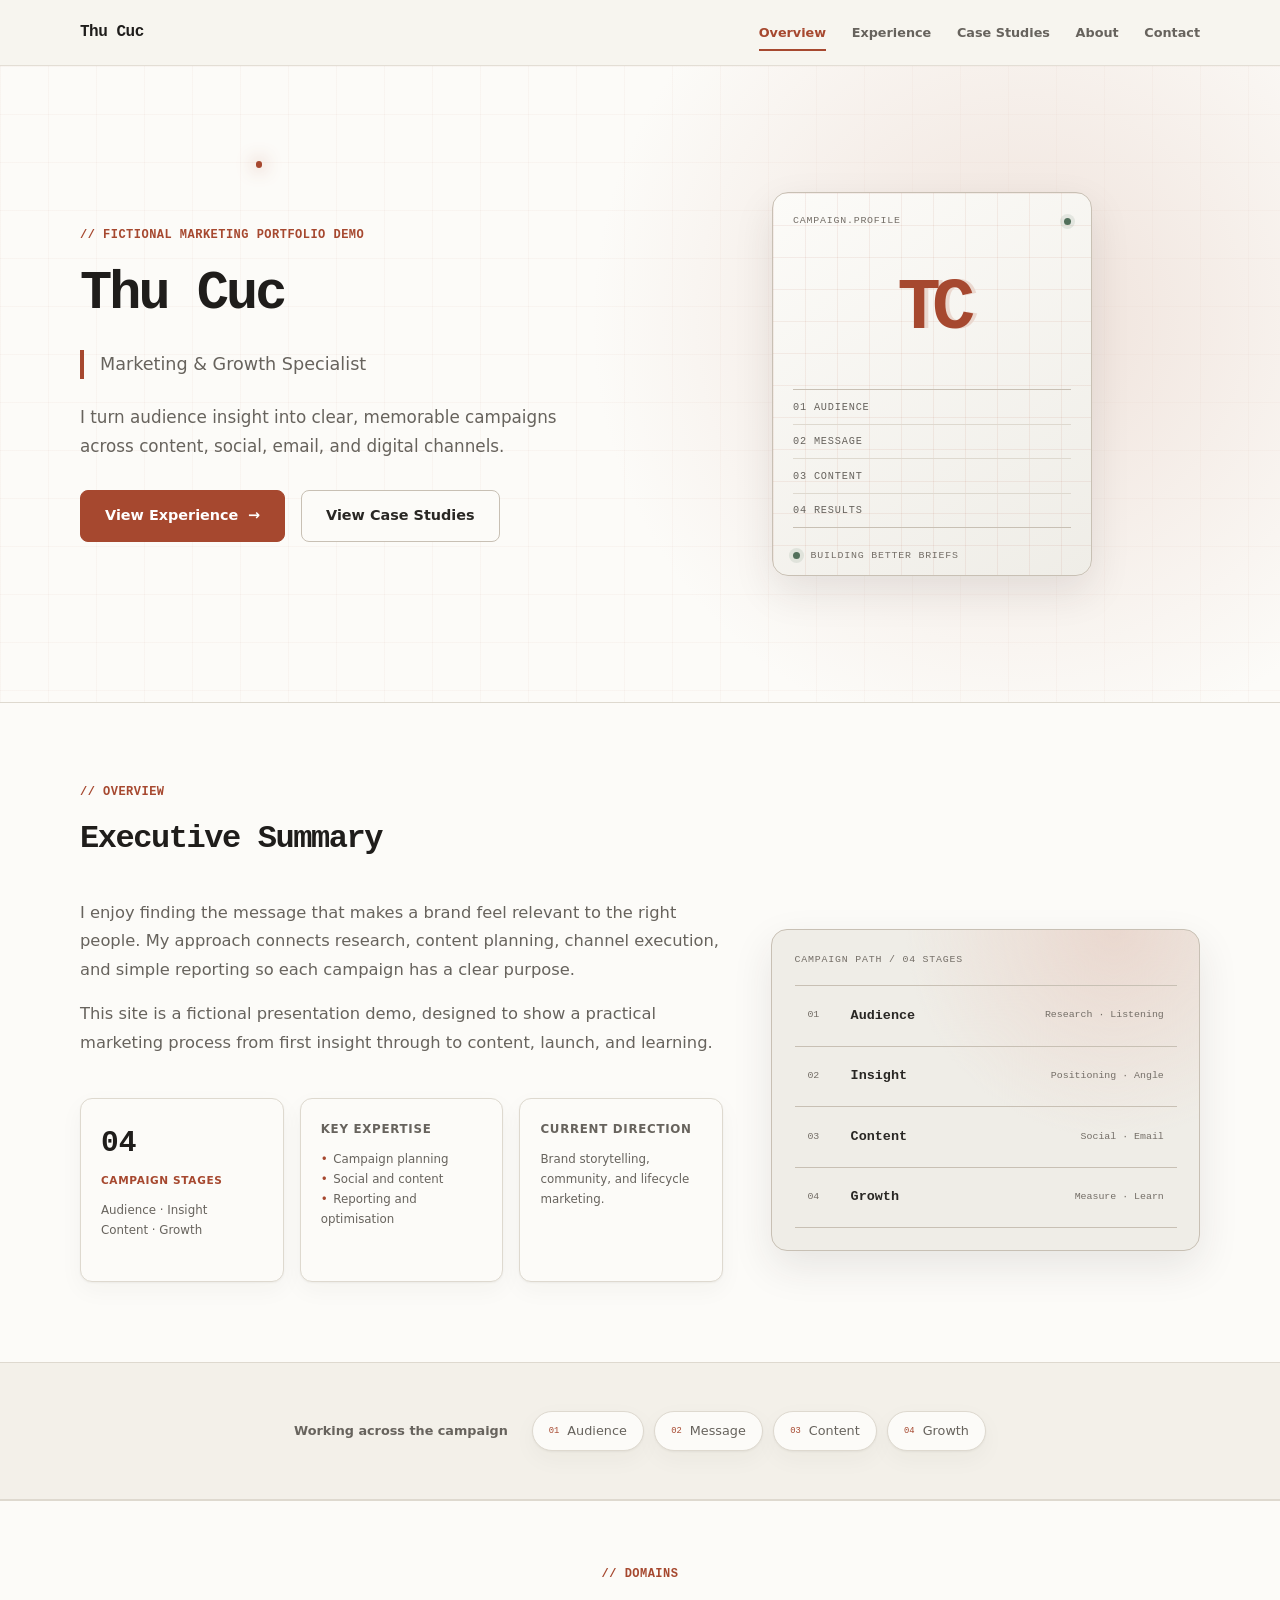
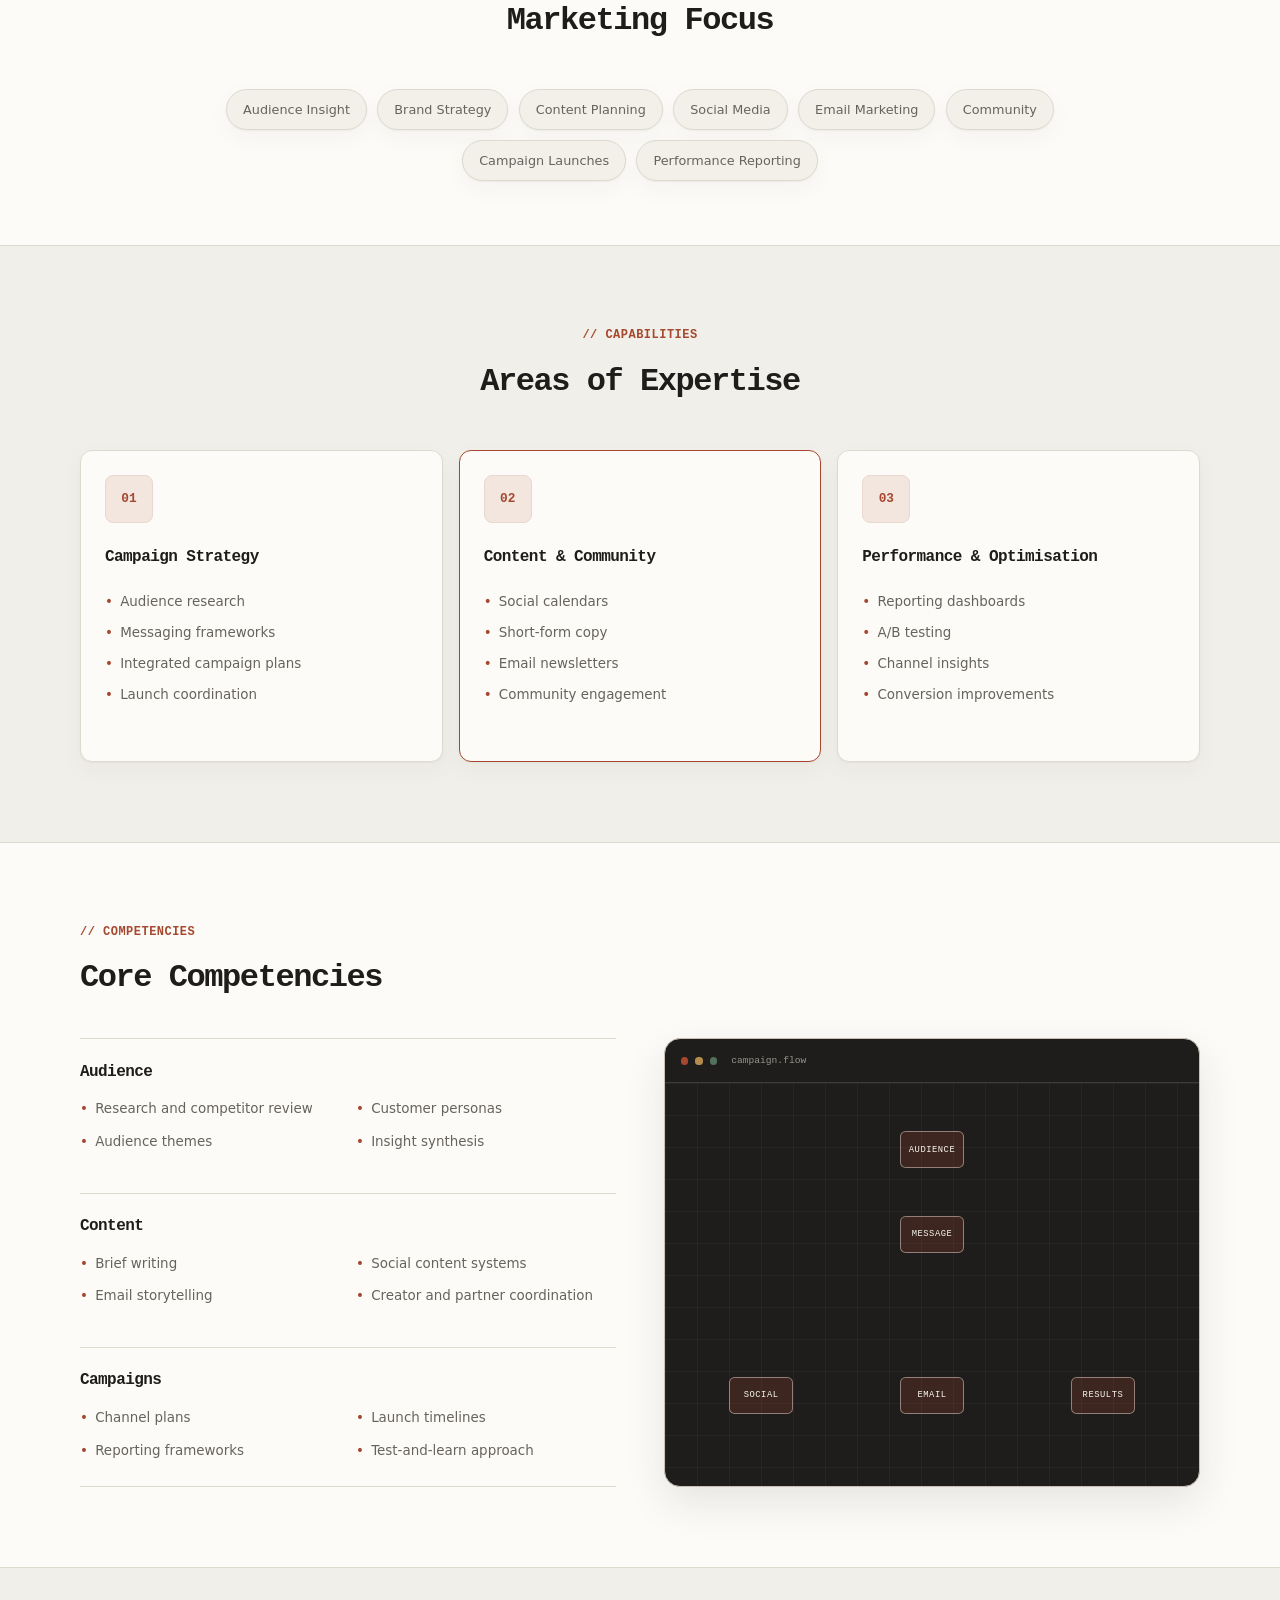
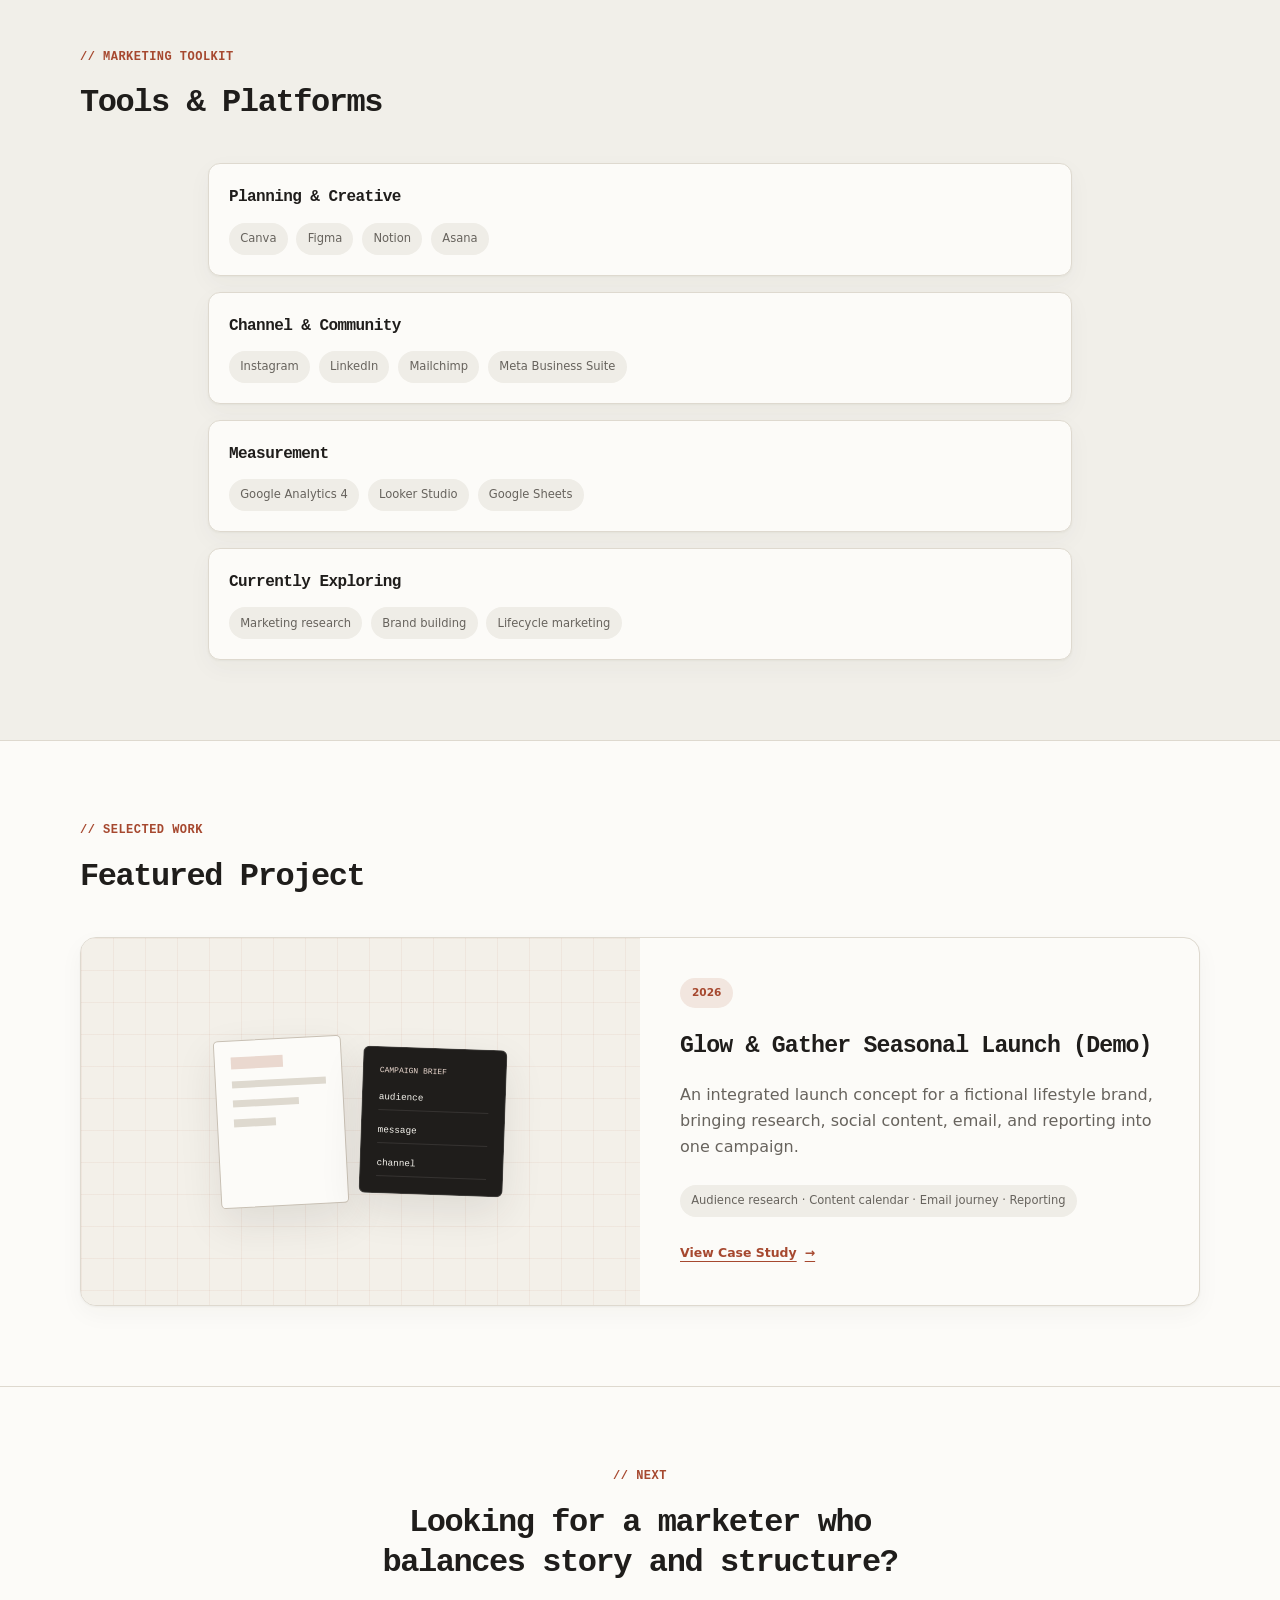
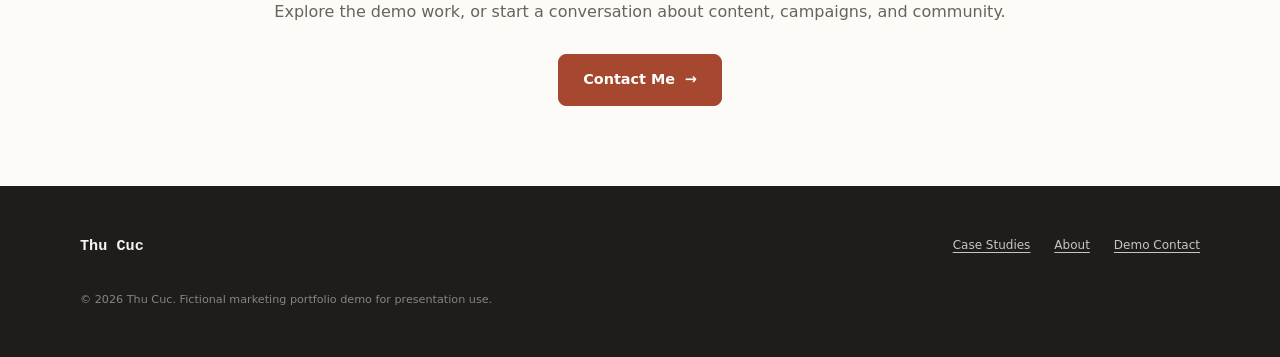
<file: index.html>
<!doctype html>
<html lang="en">
  <head>
    <meta charset="utf-8">
    <meta name="viewport" content="width=device-width, initial-scale=1">
    <meta name="theme-color" content="#f7f5ef">
    <meta name="color-scheme" content="light">
    <meta
      name="description"
      content="A fictional marketing portfolio demo for Thu Cuc, featuring campaign strategy, content, and audience-growth case studies."
    >
    <title>Thu Cuc — Marketing Portfolio</title>

    <link rel="stylesheet" href="css/variables.css">
    <link rel="stylesheet" href="css/base.css">
    <link rel="stylesheet" href="css/layout.css">
    <link rel="stylesheet" href="css/components.css">
    <script type="module" src="js/app.js"></script>
  </head>

  <body>
    <a class="skip-link" href="#main-content" data-skip-link>Skip to main content</a>

    <header class="site-header" data-site-header>
      <div class="nav-shell">
        <a class="brand" href="#/" data-route-link="/" aria-label="Thu Cuc, home">
          Thu Cuc
        </a>

        <nav class="site-nav" aria-label="Primary navigation">
          <button
            class="menu-toggle"
            type="button"
            aria-label="Toggle menu"
            aria-expanded="false"
            aria-controls="primary-navigation"
            data-menu-toggle
            hidden
          >
            <span></span><span></span><span></span>
          </button>

          <ul class="nav-links" id="primary-navigation" data-menu>
            <li><a href="#/" data-route-link="/" data-nav="/">Overview</a></li>
            <li><a href="#/experience" data-route-link="/experience" data-nav="/experience">Experience</a></li>
            <li><a href="#/projects" data-route-link="/projects" data-nav="/projects">Case Studies</a></li>
            <li><a href="#/about" data-route-link="/about" data-nav="/about">About</a></li>
            <li><a href="#/contact" data-route-link="/contact" data-nav="/contact">Contact</a></li>
          </ul>
        </nav>
      </div>
    </header>

    <main id="main-content">
      <section
        class="route route-home"
        id="/"
        data-route="/"
        data-title="Thu Cuc — Marketing Portfolio"
        aria-labelledby="home-title"
      >
        <section class="hero">
          <span class="ambient-dot ambient-dot--one" aria-hidden="true"></span>
          <span class="ambient-dot ambient-dot--two" aria-hidden="true"></span>

          <div class="content-shell hero-grid">
            <div class="hero-copy">
              <p class="code-label">// Fictional marketing portfolio demo</p>
              <h1 id="home-title" tabindex="-1">Thu Cuc</h1>
              <p class="role-line">Marketing &amp; Growth Specialist</p>
              <p class="hero-intro">
                I turn audience insight into clear, memorable campaigns across content,
                social, email, and digital channels.
              </p>
              <div class="button-row">
                <a class="button button--primary" href="#/experience" data-route-link="/experience">
                  View Experience <span aria-hidden="true">→</span>
                </a>
                <a class="button button--secondary" href="#/projects" data-route-link="/projects">
                  View Case Studies
                </a>
              </div>
            </div>

            <div class="hero-visual-wrap">
              <div
                class="profile-visual"
                role="img"
                aria-label="A warm campaign profile diagram representing audience, message, content, and results"
              >
                <div class="profile-visual__topline">
                  <span>campaign.profile</span>
                  <i aria-hidden="true"></i>
                </div>
                <div class="profile-visual__monogram" aria-hidden="true">TC</div>
                <div class="profile-visual__layers" aria-hidden="true">
                  <span>01 AUDIENCE</span>
                  <span>02 MESSAGE</span>
                  <span>03 CONTENT</span>
                  <span>04 RESULTS</span>
                </div>
                <div class="profile-visual__status">
                  <i aria-hidden="true"></i>
                  building better briefs
                </div>
              </div>
            </div>
          </div>
        </section>

        <section class="home-section home-section--plain">
          <div class="content-shell">
            <div class="section-heading section-heading--left">
              <p class="code-label">// Overview</p>
              <h2>Executive Summary</h2>
            </div>

            <div class="summary-grid">
              <div class="summary-copy">
                <p>
                  I enjoy finding the message that makes a brand feel relevant to the right
                  people. My approach connects research, content planning, channel execution,
                  and simple reporting so each campaign has a clear purpose.
                </p>
                <p>
                  This site is a fictional presentation demo, designed to show a practical
                  marketing process from first insight through to content, launch, and learning.
                </p>

                <div class="summary-cards">
                  <article class="mini-card">
                    <strong>04</strong>
                    <h3>Campaign stages</h3>
                    <p>Audience · Insight<br>Content · Growth</p>
                  </article>
                  <article class="mini-card">
                    <p class="mini-card__label">Key expertise</p>
                    <ul>
                      <li>Campaign planning</li>
                      <li>Social and content</li>
                      <li>Reporting and optimisation</li>
                    </ul>
                  </article>
                  <article class="mini-card">
                    <p class="mini-card__label">Current direction</p>
                    <p>Brand storytelling, community, and lifecycle marketing.</p>
                  </article>
                </div>
              </div>

              <div
                class="stack-portrait"
                role="img"
                aria-label="Four connected campaign stages: audience, insight, content, and growth"
              >
                <p class="stack-portrait__caption">CAMPAIGN PATH / 04 STAGES</p>
                <ol>
                  <li><span>01</span><strong>Audience</strong><i>Research · Listening</i></li>
                  <li><span>02</span><strong>Insight</strong><i>Positioning · Angle</i></li>
                  <li><span>03</span><strong>Content</strong><i>Social · Email</i></li>
                  <li><span>04</span><strong>Growth</strong><i>Measure · Learn</i></li>
                </ol>
              </div>
            </div>
          </div>
        </section>

        <section class="layer-strip" aria-labelledby="layer-strip-title">
          <div class="content-shell">
            <p id="layer-strip-title">Working across the campaign</p>
            <div class="layer-pills">
              <span><i aria-hidden="true">01</i> Audience</span>
              <span><i aria-hidden="true">02</i> Message</span>
              <span><i aria-hidden="true">03</i> Content</span>
              <span><i aria-hidden="true">04</i> Growth</span>
            </div>
          </div>
        </section>

        <section class="home-section home-section--plain home-section--compact">
          <div class="content-shell centered-section">
            <div class="section-heading section-heading--center">
              <p class="code-label">// Domains</p>
              <h2>Marketing Focus</h2>
            </div>
            <div class="domain-pills" aria-label="Marketing focus areas">
              <span>Audience Insight</span>
              <span>Brand Strategy</span>
              <span>Content Planning</span>
              <span>Social Media</span>
              <span>Email Marketing</span>
              <span>Community</span>
              <span>Campaign Launches</span>
              <span>Performance Reporting</span>
            </div>
          </div>
        </section>

        <section class="home-section home-section--tinted">
          <div class="content-shell">
            <div class="section-heading section-heading--center">
              <p class="code-label">// Capabilities</p>
              <h2>Areas of Expertise</h2>
            </div>

            <div class="expertise-grid">
              <article class="expertise-card">
                <div class="symbol-box" aria-hidden="true">01</div>
                <h3>Campaign Strategy</h3>
                <ul>
                  <li>Audience research</li>
                  <li>Messaging frameworks</li>
                  <li>Integrated campaign plans</li>
                  <li>Launch coordination</li>
                </ul>
              </article>

              <article class="expertise-card expertise-card--featured">
                <div class="symbol-box" aria-hidden="true">02</div>
                <h3>Content &amp; Community</h3>
                <ul>
                  <li>Social calendars</li>
                  <li>Short-form copy</li>
                  <li>Email newsletters</li>
                  <li>Community engagement</li>
                </ul>
              </article>

              <article class="expertise-card">
                <div class="symbol-box" aria-hidden="true">03</div>
                <h3>Performance &amp; Optimisation</h3>
                <ul>
                  <li>Reporting dashboards</li>
                  <li>A/B testing</li>
                  <li>Channel insights</li>
                  <li>Conversion improvements</li>
                </ul>
              </article>
            </div>
          </div>
        </section>

        <section class="home-section home-section--plain">
          <div class="content-shell">
            <div class="section-heading section-heading--left">
              <p class="code-label">// Competencies</p>
              <h2>Core Competencies</h2>
            </div>

            <div class="competency-layout">
              <div class="competency-groups">
                <article>
                  <h3>Audience</h3>
                  <ul>
                    <li>Research and competitor review</li>
                    <li>Customer personas</li>
                    <li>Audience themes</li>
                    <li>Insight synthesis</li>
                  </ul>
                </article>
                <article>
                  <h3>Content</h3>
                  <ul>
                    <li>Brief writing</li>
                    <li>Social content systems</li>
                    <li>Email storytelling</li>
                    <li>Creator and partner coordination</li>
                  </ul>
                </article>
                <article>
                  <h3>Campaigns</h3>
                  <ul>
                    <li>Channel plans</li>
                    <li>Launch timelines</li>
                    <li>Reporting frameworks</li>
                    <li>Test-and-learn approach</li>
                  </ul>
                </article>
              </div>

              <div class="system-board" role="img" aria-label="A simplified campaign flow map">
                <div class="system-board__header"><span></span><span></span><span></span> campaign.flow</div>
                <div class="system-board__canvas" aria-hidden="true">
                  <div class="system-node system-node--client">AUDIENCE</div>
                  <div class="system-line system-line--one"></div>
                  <div class="system-node system-node--api">MESSAGE</div>
                  <div class="system-line system-line--two"></div>
                  <div class="system-node system-node--cache">SOCIAL</div>
                  <div class="system-node system-node--queue">EMAIL</div>
                  <div class="system-node system-node--db">RESULTS</div>
                </div>
              </div>
            </div>
          </div>
        </section>

        <section class="home-section home-section--tinted">
          <div class="content-shell">
            <div class="section-heading section-heading--left">
              <p class="code-label">// Marketing toolkit</p>
              <h2>Tools &amp; Platforms</h2>
            </div>

            <div class="tool-groups">
              <article>
                <h3>Planning &amp; Creative</h3>
                <div><span>Canva</span><span>Figma</span><span>Notion</span><span>Asana</span></div>
              </article>
              <article>
                <h3>Channel &amp; Community</h3>
                <div><span>Instagram</span><span>LinkedIn</span><span>Mailchimp</span><span>Meta Business Suite</span></div>
              </article>
              <article>
                <h3>Measurement</h3>
                <div><span>Google Analytics 4</span><span>Looker Studio</span><span>Google Sheets</span></div>
              </article>
              <article>
                <h3>Currently Exploring</h3>
                <div><span>Marketing research</span><span>Brand building</span><span>Lifecycle marketing</span></div>
              </article>
            </div>
          </div>
        </section>

        <section class="home-section home-section--plain">
          <div class="content-shell">
            <div class="section-heading section-heading--left">
              <p class="code-label">// Selected Work</p>
              <h2>Featured Project</h2>
            </div>

            <a class="featured-project" href="#/projects/glow-gather-launch" data-route-link="/projects/glow-gather-launch">
              <div class="invoice-preview" aria-hidden="true">
                <div class="invoice-paper">
                  <span></span><span></span><span></span><span></span>
                </div>
                <div class="extract-panel">
                  <p>CAMPAIGN BRIEF</p>
                  <span>audience</span><span>message</span><span>channel</span>
                </div>
              </div>
              <div class="featured-project__content">
                <span class="date-pill">2026</span>
                <h3>Glow &amp; Gather Seasonal Launch <span aria-label="fictional demo">(Demo)</span></h3>
                <p>An integrated launch concept for a fictional lifestyle brand, bringing research, social content, email, and reporting into one campaign.</p>
                <div class="inline-stack">Audience research · Content calendar · Email journey · Reporting</div>
                <span class="card-link">View Case Study <i aria-hidden="true">→</i></span>
              </div>
            </a>
          </div>
        </section>

        <section class="cta-section">
          <div class="content-shell">
            <p class="code-label">// Next</p>
            <h2>Looking for a marketer who balances story and structure?</h2>
            <p>Explore the demo work, or start a conversation about content, campaigns, and community.</p>
            <a class="button button--primary" href="#/contact" data-route-link="/contact">
              Contact Me <span aria-hidden="true">→</span>
            </a>
          </div>
        </section>
      </section>

      <section
        class="route inner-route"
        id="/experience"
        data-route="/experience"
        data-title="Marketing Experience — Thu Cuc"
        aria-labelledby="experience-title"
      >
        <div class="content-shell route-content">
          <header class="route-intro">
            <p class="code-label">// Fictional demo experience</p>
            <h1 id="experience-title" tabindex="-1">Marketing Experience</h1>
            <p>
              This fictional demo experience shows how I would support an integrated marketing
              team—from campaign planning through content coordination and reporting.
            </p>
          </header>

          <div class="experience-list">
            <a class="experience-card" href="#/experience/mosaic-market" data-route-link="/experience/mosaic-market">
              <div class="experience-cover system-cover" aria-hidden="true">
                <div class="system-cover__label">MOSAIC MARKET CO. / DEMO CAMPAIGN</div>
                <div class="system-cover__flow">
                  <span>AUDIENCE</span><i>→</i><span>MESSAGE</span><i>→</i><span>CONTENT</span><i>→</i><span>RESULTS</span>
                </div>
                <div class="system-cover__code">SOCIAL · EMAIL · CONTENT · REPORTING</div>
              </div>
              <div class="experience-card__body">
                <div>
                  <h2>Mosaic Market Co. <span aria-label="fictional demo">(Demo)</span></h2>
                  <p>Marketing Coordinator · Demo Case Study</p>
                  <span class="card-link">View Case Study <i aria-hidden="true">→</i></span>
                </div>
                <span class="date-pill">2025 — 2026</span>
              </div>
            </a>
          </div>
        </div>
      </section>

      <section
        class="route detail-route"
        id="/experience/mosaic-market"
        data-route="/experience/mosaic-market"
        data-title="Mosaic Market Co. (Demo) — Thu Cuc"
        aria-labelledby="mosaic-title"
      >
        <header class="detail-cover detail-cover--mosaic">
          <a class="back-button" href="#/experience" data-route-link="/experience"><span aria-hidden="true">←</span> Back</a>
          <div class="detail-cover__visual" aria-hidden="true">
            <span class="detail-node detail-node--a">AUDIENCE</span>
            <span class="detail-node detail-node--b">INSIGHT</span>
            <span class="detail-node detail-node--c">CONTENT</span>
            <span class="detail-node detail-node--d">RESULTS</span>
          </div>
          <div class="content-shell detail-cover__copy">
            <h1 id="mosaic-title" tabindex="-1">Mosaic Market Co. (Demo)</h1>
            <p>Marketing Coordinator · Demo Case Study</p>
            <span>2025 — 2026</span>
          </div>
        </header>

        <div class="content-shell detail-content">
          <section class="detail-section detail-section--split">
            <div>
              <p class="code-label">// Context</p>
              <h2>Integrated Campaign Support</h2>
              <p>
                This fictional demonstration models a marketing coordinator role supporting a
                seasonal campaign across social, email, and community touchpoints. It shows a
                practical way to move from audience notes to a usable content plan and review.
              </p>
            </div>
            <div class="context-panel" aria-label="Demo scope">
              <p>DEMO SCOPE</p>
              <strong>Audience</strong><span>Young professionals</span>
              <strong>Channels</strong><span>Social + email</span>
              <strong>Deliverables</strong><span>Calendar, copy, reporting</span>
            </div>
          </section>

          <section class="detail-section">
            <div class="section-heading section-heading--left">
              <p class="code-label">// Contribution</p>
              <h2>Campaign Contribution</h2>
            </div>
            <div class="responsibility-grid">
              <article><span>01</span><h3>Planning &amp; Insight</h3><p>Turn audience themes and competitor notes into a focused campaign brief.</p></article>
              <article><span>02</span><h3>Content Coordination</h3><p>Shape a weekly calendar, refine channel copy, and keep social and email work aligned.</p></article>
              <article><span>03</span><h3>Reporting &amp; Learning</h3><p>Build a simple dashboard, review early signals, and turn findings into next-step recommendations.</p></article>
            </div>
          </section>

          <section class="detail-section detail-section--skills">
            <div class="section-heading section-heading--left">
              <p class="code-label">// Capabilities</p>
              <h2>Capabilities Practiced</h2>
            </div>
            <div class="skill-pills"><span>Content planning</span><span>Audience research</span><span>Social media</span><span>Email marketing</span><span>Campaign reporting</span><span>Canva</span></div>
          </section>

          <a class="back-to-index" href="#/experience" data-route-link="/experience"><span aria-hidden="true">←</span> Back to Marketing Experience</a>
        </div>
      </section>

      <section
        class="route inner-route"
        id="/projects"
        data-route="/projects"
        data-title="Marketing Case Studies — Thu Cuc"
        aria-labelledby="projects-title"
      >
        <div class="content-shell route-content">
          <header class="route-intro">
            <p class="code-label">// Fictional demo work</p>
            <h1 id="projects-title" tabindex="-1">Selected Marketing Case Studies</h1>
            <p>
              Demo work showing my approach to audience insight, campaign concepts, content
              systems, and practical measurement.
            </p>
          </header>

          <div class="project-list">
            <a class="project-card project-card--featured" href="#/projects/glow-gather-launch" data-route-link="/projects/glow-gather-launch">
              <span class="date-pill">2026</span>
              <h2>Glow &amp; Gather Seasonal Launch (Demo)</h2>
              <p class="project-card__role">Integrated marketing campaign concept</p>
              <p>
                A launch concept designed to build awareness and consideration through
                coordinated social content, email, and creator-ready assets.
              </p>
              <div class="inline-stack">Audience research · Content calendar · Email journey · Reporting framework</div>
              <span class="card-link">View Case Study <i aria-hidden="true">→</i></span>
            </a>
          </div>
        </div>
      </section>

      <section
        class="route detail-route"
        id="/projects/glow-gather-launch"
        data-route="/projects/glow-gather-launch"
        data-title="Glow & Gather Seasonal Launch (Demo) — Thu Cuc"
        aria-labelledby="glow-title"
      >
        <header class="detail-cover detail-cover--glow">
          <a class="back-button" href="#/projects" data-route-link="/projects"><span aria-hidden="true">←</span> Back</a>
          <div class="invoice-hero-art" aria-hidden="true">
            <div class="invoice-hero-paper"><span></span><span></span><span></span><span></span></div>
            <div class="invoice-hero-arrow">→</div>
            <div class="invoice-hero-data"><b>GO</b><span>seasonal<br>launch plan</span></div>
          </div>
          <div class="content-shell detail-cover__copy">
            <h1 id="glow-title" tabindex="-1">Glow &amp; Gather Seasonal Launch (Demo)</h1>
            <p>Integrated marketing campaign concept · Fictional demo</p>
            <span>2026</span>
          </div>
        </header>

        <div class="content-shell detail-content">
          <section class="detail-section detail-section--split">
            <div>
              <p class="code-label">// Overview</p>
              <h2>Making a Small Launch Feel Cohesive</h2>
              <p>
                This fictional campaign turns a single launch message into a coordinated set
                of social, email, and community touchpoints. The work focuses on a clear
                audience, consistent creative direction, and a lightweight way to learn what
                resonates.
              </p>
            </div>
            <div class="context-panel">
              <p>PROJECT PROFILE</p>
              <strong>Objective</strong><span>Build awareness</span>
              <strong>Audience</strong><span>Early-career professionals</span>
              <strong>Deliverables</strong><span>Content, email, reporting</span>
            </div>
          </section>

          <section class="detail-section">
            <div class="section-heading section-heading--left">
              <p class="code-label">// Workflow</p>
              <h2>Campaign at a Glance</h2>
            </div>
            <ol class="workflow-grid">
              <li><span>01</span><h3>Discover</h3><p>Gather audience signals, competitor notes, and useful launch context.</p></li>
              <li><span>02</span><h3>Shape</h3><p>Define the positioning, key message, and a clear hierarchy for creative.</p></li>
              <li><span>03</span><h3>Activate</h3><p>Build a social calendar, email journey, and creator-ready content prompts.</p></li>
              <li><span>04</span><h3>Measure</h3><p>Review reach, engagement, clicks, and the learnings to take forward.</p></li>
            </ol>
          </section>

          <section class="detail-section">
            <div class="section-heading section-heading--left">
              <p class="code-label">// Campaign Questions</p>
              <h2>Questions Behind the Work</h2>
            </div>
            <div class="question-grid">
              <article><span>01</span><h3>Audience Fit</h3><p>What matters to this audience right now, and where will they be most receptive?</p></article>
              <article><span>02</span><h3>Message Consistency</h3><p>How can the central idea stay recognisable across short, channel-specific content?</p></article>
              <article><span>03</span><h3>Learning Loop</h3><p>Which early signals will help the next wave of content become more useful?</p></article>
            </div>
          </section>

          <section class="detail-section detail-section--skills">
            <div class="section-heading section-heading--left">
              <p class="code-label">// Toolkit</p>
              <h2>Marketing Tools &amp; Skills</h2>
            </div>
            <div class="skill-pills"><span>Audience research</span><span>Copywriting</span><span>Social media</span><span>Email marketing</span><span>Canva</span><span>Google Analytics 4</span></div>
          </section>

          <a class="back-to-index" href="#/projects" data-route-link="/projects"><span aria-hidden="true">←</span> Back to Selected Case Studies</a>
        </div>
      </section>

      <section
        class="route inner-route"
        id="/about"
        data-route="/about"
        data-title="About This Demo — Thu Cuc"
        aria-labelledby="about-title"
      >
        <div class="content-shell route-content route-content--wide">
          <header class="centered-intro">
            <p class="code-label">// About this demo</p>
            <h1 id="about-title" tabindex="-1">Marketing with Clarity and Curiosity</h1>
            <p>
              I am interested in the small decisions that make a message easier to notice,
              understand, and act on.
            </p>
          </header>

          <div class="about-feature">
            <div class="about-feature__copy">
              <h2>How I Approach Marketing</h2>
              <p>
                I begin with people: what they care about, what they already know, and what
                might move them forward. From there, I shape ideas into content that is useful,
                recognisable, and easy for a team to use.
              </p>
              <p>
                I like campaigns that give every channel a role, rather than asking every
                channel to say the same thing in the same way.
              </p>
            </div>
            <div class="about-principle">
              <span>MARKETING PRINCIPLE</span>
              <blockquote>Make every idea easy to understand, easy to act on, and worth remembering.</blockquote>
            </div>
          </div>

          <div class="about-cards">
            <article><span>01 / NOW</span><h2>Current Focus</h2><p>Content strategy · Social storytelling · Reporting</p></article>
            <article><span>02 / INTEREST</span><h2>What I’m Drawn To</h2><p>Brand building · Community · Integrated campaigns</p></article>
            <article><span>03 / APPROACH</span><h2>How I Work</h2><p>Listen · Simplify · Test · Learn</p></article>
          </div>
        </div>
      </section>

      <section
        class="route inner-route"
        id="/contact"
        data-route="/contact"
        data-title="Demo Contact — Thu Cuc"
        aria-labelledby="contact-title"
      >
        <div class="content-shell route-content contact-content">
          <header class="route-intro route-intro--compact">
            <h1 id="contact-title" tabindex="-1">Contact Me</h1>
          </header>

          <div class="contact-grid">
            <aside class="contact-card">
              <h2>Demo Contact</h2>
              <dl>
                <div><dt aria-label="Name"><span aria-hidden="true">ID</span></dt><dd>Thu Cuc</dd></div>
                <div><dt aria-label="Role"><span aria-hidden="true">//</span></dt><dd>Marketing &amp; Growth Specialist</dd></div>
                <div><dt aria-label="Focus"><span aria-hidden="true">+</span></dt><dd>Brand · Content · Campaigns</dd></div>
                <div><dt aria-label="Status"><span aria-hidden="true">DM</span></dt><dd>Fictional portfolio demo for presentation use</dd></div>
              </dl>
            </aside>

            <form class="contact-form" data-contact-form>
              <h2>Demo Enquiry Form</h2>
              <label for="contact-name">Name</label>
              <input id="contact-name" name="name" type="text" placeholder="Your name" autocomplete="name" required>
              <label for="contact-email">Email</label>
              <input id="contact-email" name="email" type="email" placeholder="your.email@example.com" autocomplete="email" required>
              <label for="contact-message">Message</label>
              <textarea id="contact-message" name="message" rows="5" placeholder="What would you like to discuss?" required></textarea>
              <button class="button button--primary" type="submit">Submit Demo Enquiry <span aria-hidden="true">→</span></button>
              <p class="form-note" data-form-note>This is a presentation demo. Submissions are not sent or stored.</p>
            </form>
          </div>
        </div>
      </section>
    </main>

    <footer class="site-footer">
      <div class="content-shell footer-grid">
        <strong>Thu Cuc</strong>
        <div class="footer-links">
          <a href="#/projects" data-route-link="/projects">Case Studies</a>
          <a href="#/about" data-route-link="/about">About</a>
          <a href="#/contact" data-route-link="/contact">Demo Contact</a>
        </div>
        <p>© 2026 Thu Cuc. Fictional marketing portfolio demo for presentation use.</p>
      </div>
    </footer>

    <noscript>
      <p class="noscript-note">JavaScript is off. All portfolio sections remain readable on this page.</p>
    </noscript>
  </body>
</html>
</file>
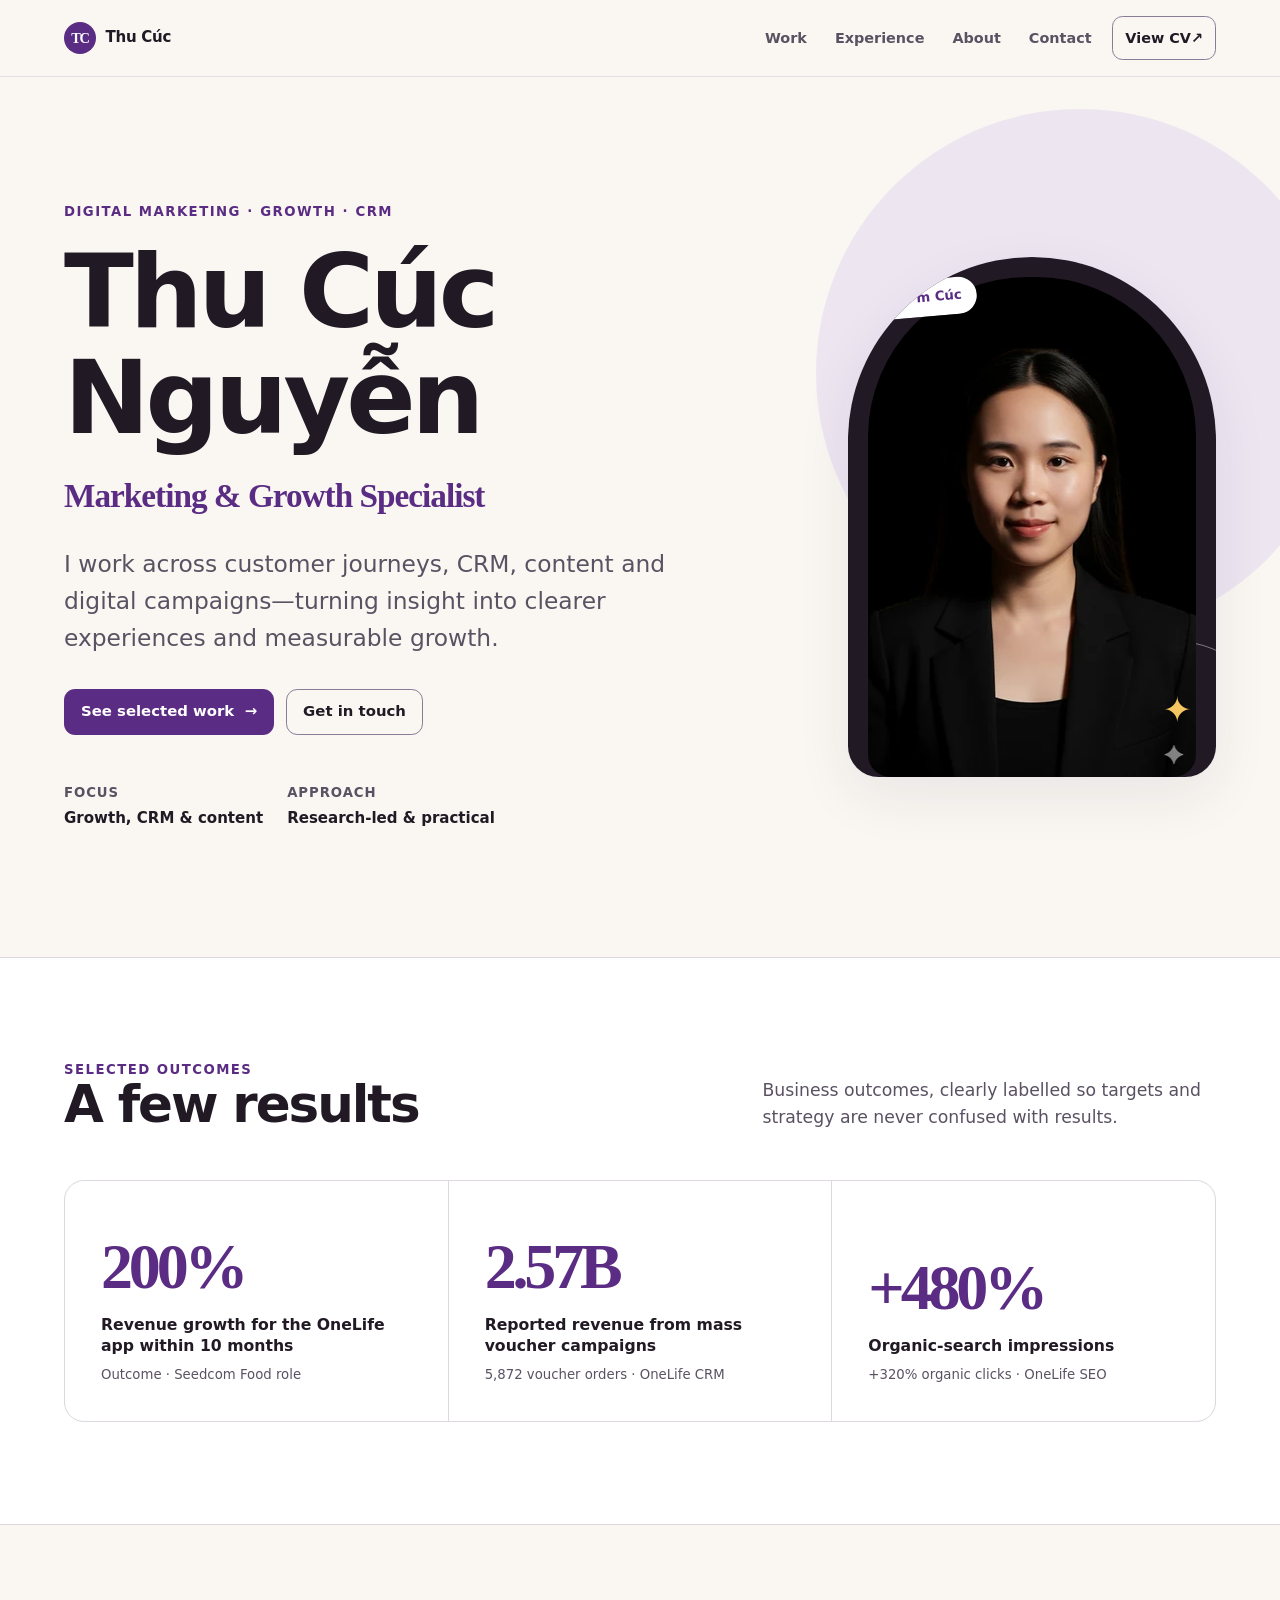
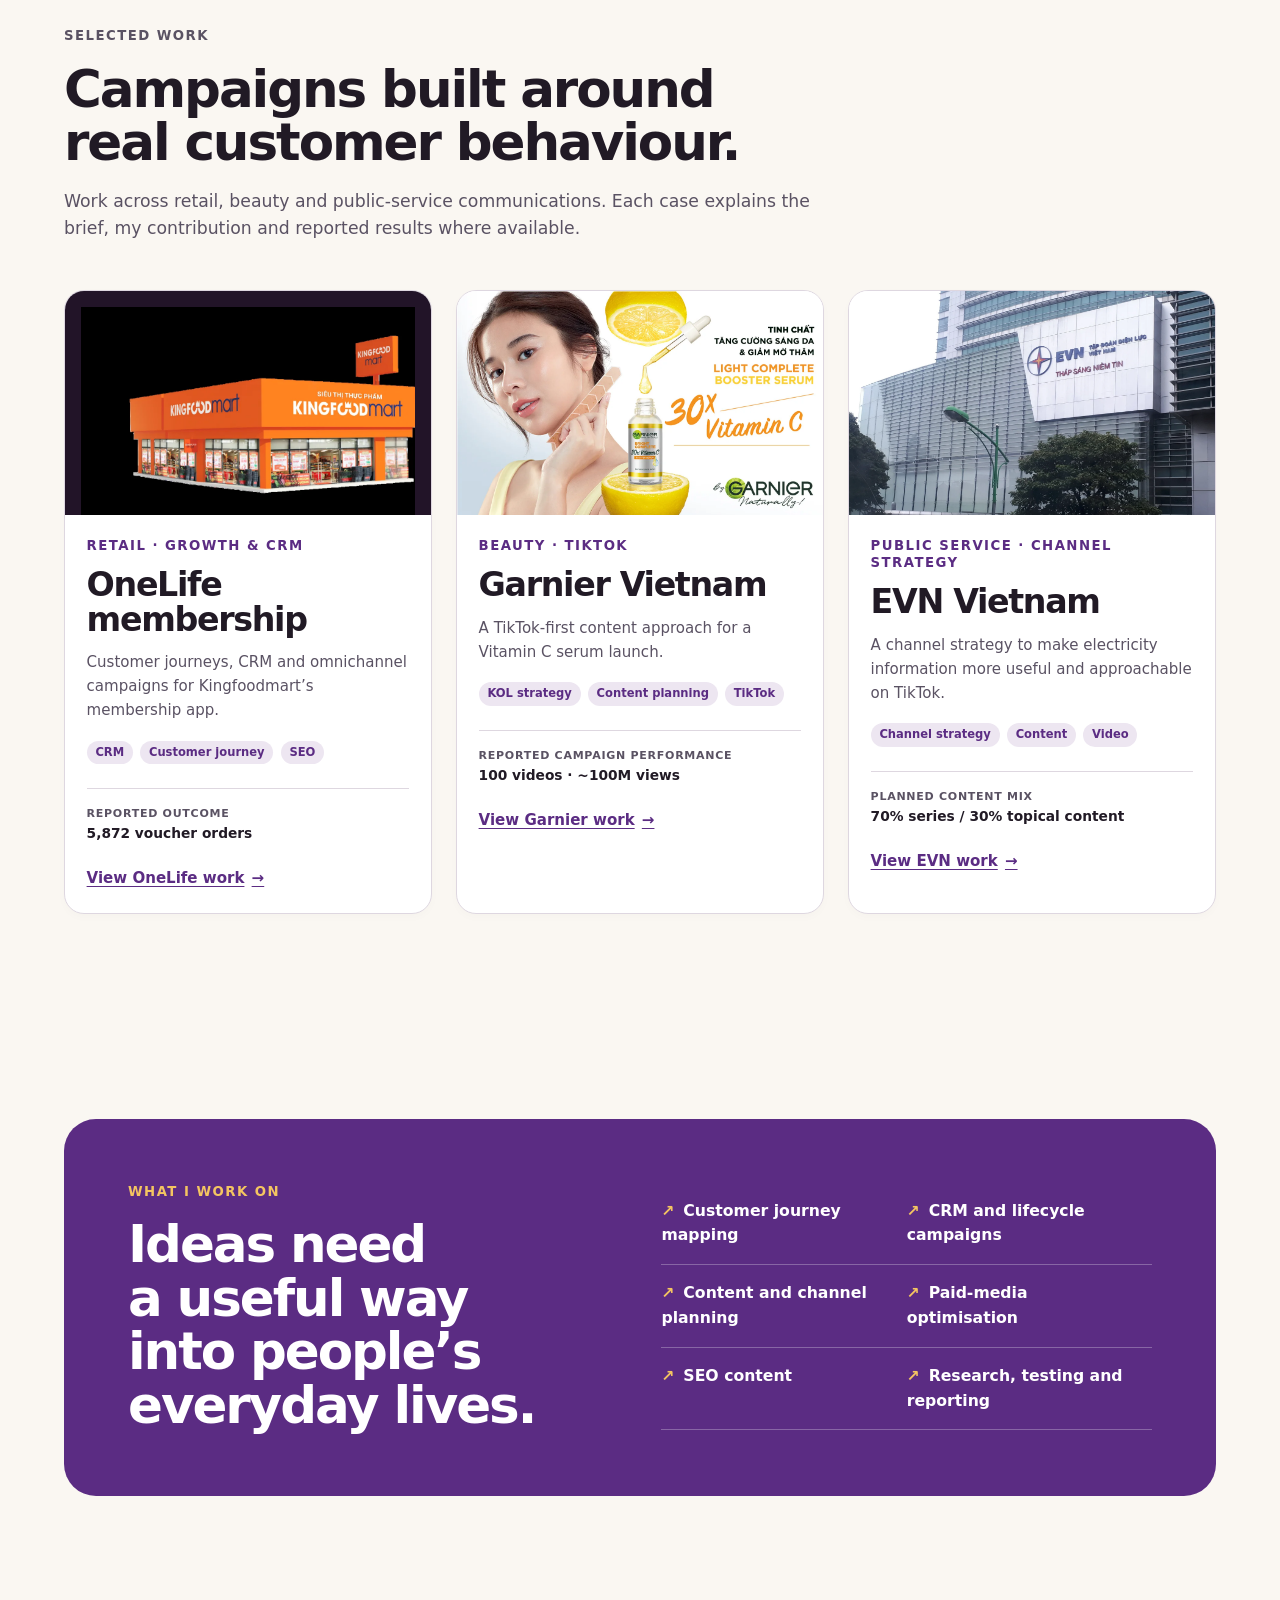
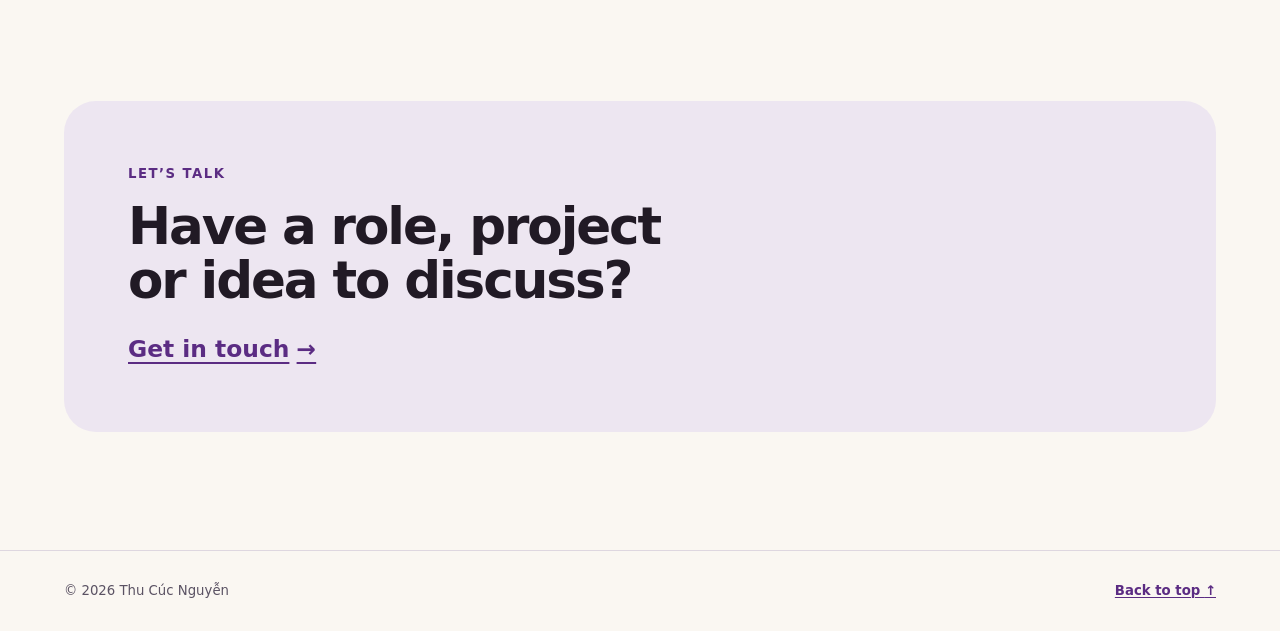
<file: public/index.html>
<!doctype html>
<html lang="en">
  <head>
    <meta charset="utf-8">
    <meta name="viewport" content="width=device-width, initial-scale=1">
    <meta name="theme-color" content="#5b2c83">
    <meta name="color-scheme" content="light">
    <meta
      name="description"
      content="Selected marketing, growth, CRM, content, and channel-planning work by Thu Cúc Nguyễn."
    >
    <title>Thu Cúc Nguyễn — Marketing &amp; Growth</title>

    <link rel="stylesheet" href="css/variables.css">
    <link rel="stylesheet" href="css/base.css">
    <link rel="stylesheet" href="css/layout.css">
    <link rel="stylesheet" href="css/components.css">
    <script type="module" src="js/app.js"></script>
  </head>

  <body>
    <a class="skip-link" href="#main-content" data-skip-link>Skip to main content</a>

    <header class="site-header" data-site-header>
      <div class="nav-shell">
        <a class="brand" href="#/" data-route-link="/" aria-label="Thu Cúc Nguyễn, home">
          <span class="brand-mark" aria-hidden="true">TC</span>
          <span>Thu Cúc</span>
        </a>

        <nav class="site-nav" aria-label="Primary navigation">
          <button
            class="menu-toggle"
            type="button"
            aria-label="Toggle menu"
            aria-expanded="false"
            aria-controls="primary-navigation"
            data-menu-toggle
            hidden
          >
            <span></span><span></span><span></span>
          </button>

          <ul class="nav-links" id="primary-navigation" data-menu>
            <li><a href="#/projects" data-route-link="/projects" data-nav="/projects">Work</a></li>
            <li><a href="#/experience" data-route-link="/experience" data-nav="/experience">Experience</a></li>
            <li><a href="#/about" data-route-link="/about" data-nav="/about">About</a></li>
            <li><a href="#/contact" data-route-link="/contact" data-nav="/contact">Contact</a></li>
            <li>
              <a class="nav-cv" href="CucNguyen_CV_Marketing_KL%20Commerce%20(1).pdf" download>
                View CV <span aria-hidden="true">↗</span>
              </a>
            </li>
          </ul>
        </nav>
      </div>
    </header>

    <main id="main-content">
      <section
        class="route route-home"
        id="/"
        data-route="/"
        data-title="Thu Cúc Nguyễn — Marketing & Growth"
        aria-labelledby="home-title"
      >
        <section class="home-hero section-space">
          <div class="content-shell hero-layout">
            <div class="hero-copy">
              <p class="eyebrow">Digital marketing <span aria-hidden="true">·</span> Growth <span aria-hidden="true">·</span> CRM</p>
              <h1 id="home-title" tabindex="-1">Thu Cúc Nguyễn</h1>
              <p class="role-line">Marketing &amp; Growth Specialist</p>
              <p class="hero-intro">
                I work across customer journeys, CRM, content and digital campaigns—turning
                insight into clearer experiences and measurable growth.
              </p>
              <div class="button-row">
                <a class="button button--primary" href="#/projects" data-route-link="/projects">
                  See selected work <span aria-hidden="true">→</span>
                </a>
                <a class="button button--secondary" href="#/contact" data-route-link="/contact">
                  Get in touch
                </a>
              </div>
              <dl class="hero-details" aria-label="Professional focus">
                <div>
                  <dt>Focus</dt>
                  <dd>Growth, CRM &amp; content</dd>
                </div>
                <div>
                  <dt>Approach</dt>
                  <dd>Research-led &amp; practical</dd>
                </div>
              </dl>
            </div>

            <figure class="portrait-stage">
              <span class="portrait-stage__label">Hello, I’m Cúc</span>
              <img
                src="assets/projects/cuc-portrait.webp"
                alt="Portrait of Thu Cúc Nguyễn"
                width="333"
                height="500"
                fetchpriority="high"
              >
              <span class="portrait-stage__spark" aria-hidden="true">✦</span>
            </figure>
          </div>
        </section>

        <section class="results-section section-space" aria-labelledby="results-title">
          <div class="content-shell">
            <div class="section-heading section-heading--inline">
              <div>
                <p class="eyebrow">Selected outcomes</p>
                <h2 id="results-title">A few results</h2>
              </div>
              <p>Business outcomes, clearly labelled so targets and strategy are never confused with results.</p>
            </div>

            <ol class="metric-grid metric-grid--three">
              <li class="metric-card">
                <p class="metric-card__value">200%</p>
                <p class="metric-card__label">Revenue growth for the OneLife app within 10 months</p>
                <p class="metric-card__source">Outcome · Seedcom Food role</p>
              </li>
              <li class="metric-card">
                <p class="metric-card__value">2.57B</p>
                <p class="metric-card__label">Reported revenue from mass voucher campaigns</p>
                <p class="metric-card__source">5,872 voucher orders · OneLife CRM</p>
              </li>
              <li class="metric-card">
                <p class="metric-card__value">+480%</p>
                <p class="metric-card__label">Organic-search impressions</p>
                <p class="metric-card__source">+320% organic clicks · OneLife SEO</p>
              </li>
            </ol>
          </div>
        </section>

        <section class="section-space" aria-labelledby="selected-work-title">
          <div class="content-shell">
            <div class="section-heading">
              <p class="eyebrow">Selected work</p>
              <h2 id="selected-work-title">Campaigns built around real customer behaviour.</h2>
              <p>
                Work across retail, beauty and public-service communications. Each case explains
                the brief, my contribution and reported results where available.
              </p>
            </div>

            <div class="work-grid">
              <article class="work-card work-card--onelife">
                <a class="work-card__media work-card__media--onelife" href="#/projects/onelife" data-route-link="/projects/onelife" aria-label="View OneLife membership work">
                  <img
                    src="assets/projects/onelife-storefront.webp"
                    alt="Kingfoodmart storefront used in the OneLife membership work"
                    width="966"
                    height="698"
                    loading="lazy"
                  >
                </a>
                <div class="work-card__body">
                  <p class="eyebrow">Retail · Growth &amp; CRM</p>
                  <h3><a href="#/projects/onelife" data-route-link="/projects/onelife">OneLife membership</a></h3>
                  <p>Customer journeys, CRM and omnichannel campaigns for Kingfoodmart’s membership app.</p>
                  <ul class="tag-list" aria-label="OneLife disciplines">
                    <li>CRM</li><li>Customer journey</li><li>SEO</li>
                  </ul>
                  <p class="proof-line"><span>Reported outcome</span> 5,872 voucher orders</p>
                  <a class="text-link" href="#/projects/onelife" data-route-link="/projects/onelife">View OneLife work <span aria-hidden="true">→</span></a>
                </div>
              </article>

              <article class="work-card">
                <a class="work-card__media" href="#/projects/garnier" data-route-link="/projects/garnier" aria-label="View Garnier Vietnam work">
                  <img
                    src="assets/projects/garnier-campaign.webp"
                    alt="Garnier Vitamin C serum campaign visual"
                    width="1200"
                    height="754"
                    loading="lazy"
                  >
                </a>
                <div class="work-card__body">
                  <p class="eyebrow">Beauty · TikTok</p>
                  <h3><a href="#/projects/garnier" data-route-link="/projects/garnier">Garnier Vietnam</a></h3>
                  <p>A TikTok-first content approach for a Vitamin C serum launch.</p>
                  <ul class="tag-list" aria-label="Garnier disciplines">
                    <li>KOL strategy</li><li>Content planning</li><li>TikTok</li>
                  </ul>
                  <p class="proof-line"><span>Reported campaign performance</span> 100 videos · ~100M views</p>
                  <a class="text-link" href="#/projects/garnier" data-route-link="/projects/garnier">View Garnier work <span aria-hidden="true">→</span></a>
                </div>
              </article>

              <article class="work-card">
                <a class="work-card__media" href="#/projects/evn" data-route-link="/projects/evn" aria-label="View EVN Vietnam work">
                  <img
                    src="assets/projects/evn-facade.webp"
                    alt="EVN Vietnam headquarters"
                    width="1440"
                    height="860"
                    loading="lazy"
                  >
                </a>
                <div class="work-card__body">
                  <p class="eyebrow">Public service · Channel strategy</p>
                  <h3><a href="#/projects/evn" data-route-link="/projects/evn">EVN Vietnam</a></h3>
                  <p>A channel strategy to make electricity information more useful and approachable on TikTok.</p>
                  <ul class="tag-list" aria-label="EVN disciplines">
                    <li>Channel strategy</li><li>Content</li><li>Video</li>
                  </ul>
                  <p class="proof-line"><span>Planned content mix</span> 70% series / 30% topical content</p>
                  <a class="text-link" href="#/projects/evn" data-route-link="/projects/evn">View EVN work <span aria-hidden="true">→</span></a>
                </div>
              </article>
            </div>
          </div>
        </section>

        <section class="section-space" aria-labelledby="capabilities-title">
          <div class="content-shell capability-panel">
            <div>
              <p class="eyebrow">What I work on</p>
              <h2 id="capabilities-title">Ideas need a useful way into people’s everyday lives.</h2>
            </div>
            <ul class="capability-list">
              <li>Customer journey mapping</li>
              <li>CRM and lifecycle campaigns</li>
              <li>Content and channel planning</li>
              <li>Paid-media optimisation</li>
              <li>SEO content</li>
              <li>Research, testing and reporting</li>
            </ul>
          </div>
        </section>

        <section class="section-space section-space--last">
          <div class="content-shell quiet-cta">
            <p class="eyebrow">Let’s talk</p>
            <h2>Have a role, project or idea to discuss?</h2>
            <a class="text-link text-link--large" href="#/contact" data-route-link="/contact">Get in touch <span aria-hidden="true">→</span></a>
          </div>
        </section>
      </section>

      <section
        class="route route-projects"
        id="/projects"
        data-route="/projects"
        data-title="Selected Work — Thu Cúc Nguyễn"
        aria-labelledby="projects-title"
      >
        <section class="page-intro section-space">
          <div class="content-shell page-intro__grid">
            <div>
              <p class="eyebrow">Selected work</p>
              <h1 id="projects-title" tabindex="-1">Work that connects strategy to action.</h1>
            </div>
            <p>
              Three cases, each with a different channel and business challenge. Results are shown
              only when they were reported in the source material.
            </p>
          </div>
        </section>

        <section class="section-space section-space--last">
          <div class="content-shell project-list">
            <article class="project-row project-row--onelife">
              <div class="project-row__visual project-row__visual--onelife">
                <img src="assets/projects/onelife-storefront.webp" alt="Kingfoodmart storefront" width="966" height="698" loading="lazy">
                <img class="project-row__phone" src="assets/projects/onelife-app.webp" alt="OneLife shopping app interface" width="296" height="640" loading="lazy">
              </div>
              <div class="project-row__copy">
                <p class="eyebrow">01 · Retail, Growth &amp; CRM</p>
                <h2><a href="#/projects/onelife" data-route-link="/projects/onelife">OneLife membership</a></h2>
                <p>Helping Kingfoodmart connect membership, promotions and online grocery shopping.</p>
                <dl class="project-row__facts">
                  <div><dt>Role</dt><dd>User Growth Executive</dd></div>
                  <div><dt>Reported outcome</dt><dd>2.57B revenue from vouchers</dd></div>
                </dl>
                <a class="button button--secondary" href="#/projects/onelife" data-route-link="/projects/onelife">Read the case study <span aria-hidden="true">→</span></a>
              </div>
            </article>

            <article class="project-row">
              <div class="project-row__visual">
                <img src="assets/projects/garnier-campaign.webp" alt="Garnier Vitamin C serum campaign visual" width="1200" height="754" loading="lazy">
              </div>
              <div class="project-row__copy">
                <p class="eyebrow">02 · Beauty, KOL &amp; TikTok</p>
                <h2><a href="#/projects/garnier" data-route-link="/projects/garnier">Garnier Vietnam</a></h2>
                <p>Planning creator-friendly TikTok content to introduce a Vitamin C serum to a younger audience.</p>
                <dl class="project-row__facts">
                  <div><dt>Role</dt><dd>Account Planner</dd></div>
                  <div><dt>Reported performance</dt><dd>100 videos · ~100M views</dd></div>
                </dl>
                <a class="button button--secondary" href="#/projects/garnier" data-route-link="/projects/garnier">Read the case study <span aria-hidden="true">→</span></a>
              </div>
            </article>

            <article class="project-row">
              <div class="project-row__visual">
                <img src="assets/projects/evn-facade.webp" alt="EVN Vietnam headquarters" width="1440" height="860" loading="lazy">
              </div>
              <div class="project-row__copy">
                <p class="eyebrow">03 · Public service, Content &amp; Video</p>
                <h2><a href="#/projects/evn" data-route-link="/projects/evn">EVN Vietnam</a></h2>
                <p>Making electricity knowledge easier to engage with for younger TikTok audiences.</p>
                <dl class="project-row__facts">
                  <div><dt>Role</dt><dd>Channel strategy &amp; content planning</dd></div>
                  <div><dt>Strategy</dt><dd>70% series · 30% topical content</dd></div>
                </dl>
                <a class="button button--secondary" href="#/projects/evn" data-route-link="/projects/evn">Read the case study <span aria-hidden="true">→</span></a>
              </div>
            </article>
          </div>
        </section>
      </section>

      <section
        class="route route-case"
        id="/projects/onelife"
        data-route="/projects/onelife"
        data-title="OneLife Membership — Thu Cúc Nguyễn"
        aria-labelledby="onelife-title"
      >
        <section class="case-hero case-hero--onelife section-space">
          <div class="content-shell case-hero__layout">
            <div class="case-hero__copy">
              <a class="back-link" href="#/projects" data-route-link="/projects"><span aria-hidden="true">←</span> All work</a>
              <p class="eyebrow">Retail · Growth &amp; CRM</p>
              <h1 id="onelife-title" tabindex="-1">OneLife membership</h1>
              <p class="case-hero__intro">Helping Kingfoodmart connect membership, promotions and online grocery shopping.</p>
              <dl class="case-facts">
                <div><dt>Company</dt><dd>Seedcom Food / Kingfoodmart</dd></div>
                <div><dt>Role</dt><dd>User Growth Executive</dd></div>
                <div><dt>Focus</dt><dd>CRM, customer journey, omnichannel campaigns, SEO</dd></div>
              </dl>
            </div>
            <div class="onelife-visual" aria-label="Kingfoodmart and OneLife app visual">
              <img class="onelife-visual__store" src="assets/projects/onelife-storefront.webp" alt="Kingfoodmart storefront" width="966" height="698" loading="lazy">
              <img class="onelife-visual__app" src="assets/projects/onelife-app.webp" alt="OneLife shopping app interface" width="296" height="640" loading="lazy">
            </div>
          </div>
        </section>

        <div class="content-shell case-content section-space section-space--last">
          <section class="case-overview" aria-labelledby="onelife-overview-title">
            <div>
              <p class="eyebrow">Context</p>
              <h2 id="onelife-overview-title">A membership experience across store and screen.</h2>
            </div>
            <p>
              OneLife gives Kingfoodmart customers access to tiered promotions, prepaid-wallet offers
              and more convenient online grocery shopping. The work focused on making that value
              clearer at every stage of the customer journey.
            </p>
          </section>

          <section class="case-section split-content" aria-labelledby="onelife-challenge-title">
            <div>
              <p class="eyebrow">The challenge</p>
              <h2 id="onelife-challenge-title">Build clearer paths from awareness to repeat purchase.</h2>
            </div>
            <div>
              <p>
                The task was to connect in-store and digital touchpoints, encourage app engagement,
                and support conversion and retention without losing the practical value customers
                expect from grocery shopping.
              </p>
              <p>
                I mapped customer journeys, planned owned-media activity, and used segmentation,
                content and testing to improve the route from discovery through loyalty.
              </p>
            </div>
          </section>

          <section class="case-section" aria-labelledby="onelife-approach-title">
            <p class="eyebrow">My approach</p>
            <h2 id="onelife-approach-title">One joined-up growth system.</h2>
            <ol class="approach-list">
              <li>
                <span class="approach-list__number">01</span>
                <div><h3>Map the customer journey</h3><p>Identified pain points and opportunities from awareness to loyalty, including user flows and in-app journeys.</p></div>
              </li>
              <li>
                <span class="approach-list__number">02</span>
                <div><h3>Activate owned channels</h3><p>Planned activity across landing pages, app push, Zalo OA, Zalo Groups and social media.</p></div>
              </li>
              <li>
                <span class="approach-list__number">03</span>
                <div><h3>Support conversion and retention</h3><p>Used personalised deals, cart and reorder reminders, vouchers, content and product-description optimisation.</p></div>
              </li>
            </ol>
          </section>

          <section class="case-section reported-results" aria-labelledby="onelife-results-title">
            <div class="section-heading section-heading--inline">
              <div>
                <p class="eyebrow">Reported outcomes</p>
                <h2 id="onelife-results-title">Evidence from CRM, SEO and campaigns.</h2>
              </div>
              <p>Figures below are outcomes reported in the supplied project material.</p>
            </div>
            <div class="impact-grid">
              <article class="impact-card"><p class="impact-card__value">5,872</p><h3>Voucher orders</h3><p>2.57B reported revenue and 763 churned customers reactivated.</p></article>
              <article class="impact-card"><p class="impact-card__value">1,804</p><h3>Personalised-deal orders</h3><p>3% average CTR, 5% average CVR and 120 peak orders per day.</p></article>
              <article class="impact-card"><p class="impact-card__value">+480%</p><h3>Organic impressions</h3><p>+320% organic clicks, +25% conversion rate and 21% of keywords in Google’s Top 10.</p></article>
              <article class="impact-card"><p class="impact-card__value">540</p><h3>Group-buy orders</h3><p>Generated from 5,016 landing-page visits and 2,370 products sold.</p></article>
            </div>
          </section>

          <section class="case-section case-media-grid" aria-labelledby="onelife-activation-title">
            <div class="case-media-grid__copy">
              <p class="eyebrow">Campaign activation</p>
              <h2 id="onelife-activation-title">Use the right channel for the next useful action.</h2>
              <p>
                App push reached more than 200,000 users. Zalo OA communicated operational
                information to 12,000+ customers, while 50 supermarket-specific Zalo Groups
                delivered campaign messages to nearly 10,000 customers.
              </p>
            </div>
            <figure class="case-media-card">
              <img src="assets/projects/onelife-group-buy.webp" alt="OneLife group-buy campaign presentation visual" width="576" height="1318" loading="lazy">
              <figcaption>Group-buy campaign artifact from the supplied project material.</figcaption>
            </figure>
          </section>

          <aside class="target-note" aria-labelledby="onelife-targets-title">
            <p class="eyebrow">Programme targets — not reported outcomes</p>
            <h2 id="onelife-targets-title">The programme’s stated growth goals.</h2>
            <ul>
              <li><strong>2M</strong> web traffic <span>(4× vs. 2024)</span></li>
              <li><strong>60%</strong> app penetration</li>
              <li><strong>5,000</strong> orders per day <span>(5× vs. 2024)</span></li>
            </ul>
          </aside>
        </div>
      </section>

      <section
        class="route route-case"
        id="/projects/garnier"
        data-route="/projects/garnier"
        data-title="Garnier Vietnam — Thu Cúc Nguyễn"
        aria-labelledby="garnier-title"
      >
        <section class="case-hero section-space">
          <div class="content-shell case-hero__layout">
            <div class="case-hero__copy">
              <a class="back-link" href="#/projects" data-route-link="/projects"><span aria-hidden="true">←</span> All work</a>
              <p class="eyebrow">Beauty · KOL strategy &amp; TikTok</p>
              <h1 id="garnier-title" tabindex="-1">Garnier Vietnam</h1>
              <p class="case-hero__intro">Planning TikTok-native creator content to build product awareness and support trial.</p>
              <dl class="case-facts">
                <div><dt>Project</dt><dd>Vitamin C serum launch</dd></div>
                <div><dt>Role</dt><dd>Account Planner</dd></div>
                <div><dt>Focus</dt><dd>Research, KOL strategy, content planning</dd></div>
              </dl>
            </div>
            <figure class="case-hero__media case-hero__media--garnier">
              <img src="assets/projects/garnier-campaign.webp" alt="Garnier Vitamin C serum campaign visual" width="1200" height="754" loading="lazy">
            </figure>
          </div>
        </section>

        <div class="content-shell case-content section-space section-space--last">
          <section class="case-overview" aria-labelledby="garnier-overview-title">
            <div>
              <p class="eyebrow">The brief</p>
              <h2 id="garnier-overview-title">Help a Vitamin C serum feel native to TikTok.</h2>
            </div>
            <p>
              The campaign needed to introduce Garnier’s Vitamin C serum to a younger audience in
              a way that felt social-first, credible and worth trying—not like a traditional product ad.
            </p>
          </section>

          <section class="case-section split-content" aria-labelledby="garnier-contribution-title">
            <div>
              <p class="eyebrow">My contribution</p>
              <h2 id="garnier-contribution-title">Research turned into an executable creator plan.</h2>
            </div>
            <ul class="check-list">
              <li>Analysed primary and secondary research.</li>
              <li>Supported the content strategy and implementation plan.</li>
              <li>Wrote briefs and prepared client presentation materials under Planning Director supervision.</li>
            </ul>
          </section>

          <section class="case-section" aria-labelledby="garnier-directions-title">
            <p class="eyebrow">Content directions</p>
            <h2 id="garnier-directions-title">Three ways to earn attention and encourage trial.</h2>
            <div class="direction-grid">
              <article class="direction-card"><span>01</span><h3>Gen Z unboxing</h3><p>Natural wordplay to spark curiosity and introduce the product.</p></article>
              <article class="direction-card"><span>02</span><h3>USP showcase</h3><p>Duet and stitch content explaining key product benefits in a social-first format.</p></article>
              <article class="direction-card"><span>03</span><h3>Trial driver</h3><p>A TikTok review style designed to build trust and encourage trial.</p></article>
            </div>
          </section>

          <section class="case-section performance-panel" aria-labelledby="garnier-results-title">
            <div>
              <p class="eyebrow">Reported campaign performance</p>
              <h2 id="garnier-results-title">100 videos under <span lang="vi">#tunhiensangtunhien</span>.</h2>
              <p>Approximately 100M reported hashtag views in the supplied campaign material.</p>
            </div>
            <p class="performance-panel__value">~100M<span>views</span></p>
          </section>
        </div>
      </section>

      <section
        class="route route-case"
        id="/projects/evn"
        data-route="/projects/evn"
        data-title="EVN Vietnam — Thu Cúc Nguyễn"
        aria-labelledby="evn-title"
      >
        <section class="case-hero section-space">
          <div class="content-shell case-hero__layout">
            <div class="case-hero__copy">
              <a class="back-link" href="#/projects" data-route-link="/projects"><span aria-hidden="true">←</span> All work</a>
              <p class="eyebrow">Public service · Channel strategy &amp; content</p>
              <h1 id="evn-title" tabindex="-1">EVN Vietnam</h1>
              <p class="case-hero__intro">A TikTok channel strategy for bringing electricity knowledge closer to younger audiences.</p>
              <dl class="case-facts">
                <div><dt>Platform</dt><dd>TikTok</dd></div>
                <div><dt>Role</dt><dd>Channel strategy &amp; content planning</dd></div>
                <div><dt>Focus</dt><dd>Research, scripts, production supervision and reporting</dd></div>
              </dl>
            </div>
            <figure class="case-hero__media">
              <img src="assets/projects/evn-facade.webp" alt="EVN Vietnam headquarters" width="1440" height="860" loading="lazy">
            </figure>
          </div>
        </section>

        <div class="content-shell case-content section-space section-space--last">
          <section class="case-overview" aria-labelledby="evn-overview-title">
            <div>
              <p class="eyebrow">The challenge</p>
              <h2 id="evn-overview-title">Make complex information easier to engage with.</h2>
            </div>
            <p>
              Electricity-saving, digital-transformation and company-news topics can be difficult
              to understand and less engaging for younger TikTok users. The strategy needed a more
              recognisable, friendly way in.
            </p>
          </section>

          <section class="case-section split-content" aria-labelledby="evn-contribution-title">
            <div>
              <p class="eyebrow">My contribution</p>
              <h2 id="evn-contribution-title">A clear system for research, story and output quality.</h2>
            </div>
            <ul class="check-list">
              <li>Analysed qualitative research and audience behaviour.</li>
              <li>Developed the visual and content strategy, plus implementation plans.</li>
              <li>Participated in and supervised scriptwriting and video production.</li>
              <li>Reviewed outputs against set criteria and reported monthly to managers and clients.</li>
            </ul>
          </section>

          <section class="case-section evn-concept" aria-labelledby="evn-idea-title">
            <div class="evn-concept__copy">
              <p class="eyebrow">The idea</p>
              <h2 id="evn-idea-title">An electrician character, with a human point of view.</h2>
              <p>A consistent ambassador gave the channel a recognisable voice: expert, modern, friendly and familiar.</p>
              <ul class="character-list">
                <li>Expert</li><li>Modern</li><li>Friendly</li><li>Familiar</li>
              </ul>
            </div>
            <figure class="case-media-card">
              <img src="assets/projects/evn-tiktok-grid.webp" alt="Grid of EVN Vietnam TikTok video thumbnails" width="1220" height="652" loading="lazy">
              <figcaption>Channel output shown in the supplied project material.</figcaption>
            </figure>
          </section>

          <section class="case-section content-mix-panel" aria-labelledby="evn-mix-title">
            <div>
              <p class="eyebrow">Planned content mix</p>
              <h2 id="evn-mix-title">Useful information, delivered in an everyday format.</h2>
              <p>This is a proposed programming mix from the strategy, not a performance result.</p>
            </div>
            <div class="content-mix" aria-label="Planned content mix: 70 percent short comedy series and 30 percent trending and fact content">
              <div class="content-mix__major"><strong>70%</strong><span>Short comedy series</span></div>
              <div class="content-mix__minor"><strong>30%</strong><span>Trending and fact content</span></div>
            </div>
          </section>
        </div>
      </section>

      <section
        class="route route-experience"
        id="/experience"
        data-route="/experience"
        data-title="Experience — Thu Cúc Nguyễn"
        aria-labelledby="experience-title"
      >
        <section class="page-intro section-space">
          <div class="content-shell page-intro__grid">
            <div>
              <p class="eyebrow">Experience</p>
              <h1 id="experience-title" tabindex="-1">Growing through different kinds of marketing work.</h1>
            </div>
            <p>From growth and CRM in retail to research and paid media across FMCG, F&amp;B and beauty.</p>
          </div>
        </section>

        <section class="section-space section-space--last">
          <div class="content-shell experience-list">
            <article class="experience-card">
              <div class="experience-card__meta"><p>Mar 2024 — Oct 2025</p><p>Ho Chi Minh City</p></div>
              <div class="experience-card__content">
                <p class="eyebrow">Seedcom Food</p>
                <h2>User Growth Executive</h2>
                <p>Led 60+ growth-marketing campaigns for the OneLife app, combining customer personas, CRM, omnichannel communication and performance tracking.</p>
                <ul class="check-list">
                  <li>Developed customer personas and led campaigns that drove 200% revenue growth within 10 months and increased online orders by 60%.</li>
                  <li>Used segmentation for CRM promotions, gifts, vouchers and free-shipping initiatives, contributing to 150K app users (2.1× growth).</li>
                  <li>Managed campaigns across landing pages, app push, Zalo OA and social media, growing monthly app traffic to 500K (+60%).</li>
                  <li>Partnered with Merchandise, Product and Operations teams to improve customer journeys and maintain an error rate below 2%.</li>
                </ul>
              </div>
            </article>

            <article class="experience-card">
              <div class="experience-card__meta"><p>Mar 2023 — Mar 2024</p><p>Ho Chi Minh City</p></div>
              <div class="experience-card__content">
                <p class="eyebrow">MCV Group</p>
                <h2>Digital Marketing Executive</h2>
                <p>Worked across FMCG, F&amp;B and beauty campaigns, combining research, paid media and continuous testing.</p>
                <ul class="check-list">
                  <li>Analysed market trends, positioning and user behaviour to inform social-media campaigns.</li>
                  <li>Executed Meta, Google and TikTok advertising that helped multiple brands achieve 150% traffic growth and 30% annual follower growth.</li>
                  <li>Tested visuals, copy, CTAs and audience targeting, contributing to a 20% CTR increase and 3M+ reach within three months.</li>
                  <li>Maintained an average lost-follower/new-follower ratio of about 2%.</li>
                </ul>
              </div>
            </article>
          </div>
        </section>
      </section>

      <section
        class="route route-about"
        id="/about"
        data-route="/about"
        data-title="About — Thu Cúc Nguyễn"
        aria-labelledby="about-title"
      >
        <section class="about-hero section-space">
          <div class="content-shell about-hero__grid">
            <figure class="about-portrait">
              <img src="assets/projects/cuc-portrait.webp" alt="Portrait of Thu Cúc Nguyễn" width="333" height="500" loading="lazy">
            </figure>
            <div>
              <p class="eyebrow">About</p>
              <h1 id="about-title" tabindex="-1">Curious about why people choose, click, return and recommend.</h1>
              <p class="about-hero__intro">
                I enjoy connecting research and creativity, then using performance data to make the
                next version stronger. I bring an inquisitive mind, initiative and a calm, practical
                way of working with teams.
              </p>
            </div>
          </div>
        </section>

        <section class="section-space section-space--last">
          <div class="content-shell about-grid">
            <section aria-labelledby="education-title">
              <p class="eyebrow">Education</p>
              <h2 id="education-title">Learning that supports the work.</h2>
              <dl class="education-list">
                <div><dt>2019 — 2023</dt><dd><strong>Coventry University</strong><span>Bachelor’s in Business &amp; Marketing</span></dd></div>
                <div><dt>2023</dt><dd><strong>AIM Academy</strong><span>Strategic Communication Planning</span></dd></div>
              </dl>
            </section>
            <section aria-labelledby="strengths-title">
              <p class="eyebrow">Working strengths</p>
              <h2 id="strengths-title">Thoughtful planning, practical execution.</h2>
              <ul class="capability-list capability-list--compact">
                <li>Growth mindset</li>
                <li>Creativity</li>
                <li>Project management</li>
                <li>Problem solving</li>
                <li>Market research</li>
                <li>Adobe and AI tools</li>
              </ul>
            </section>
          </div>
        </section>
      </section>

      <section
        class="route route-contact"
        id="/contact"
        data-route="/contact"
        data-title="Contact — Thu Cúc Nguyễn"
        aria-labelledby="contact-title"
      >
        <section class="contact-page section-space section-space--last">
          <div class="content-shell contact-panel">
            <div>
              <p class="eyebrow">Contact</p>
              <h1 id="contact-title" tabindex="-1">Let’s connect.</h1>
              <p>Have a role, project or idea to discuss? I’d love to hear about it.</p>
            </div>
            <div class="contact-links">
              <a href="mailto:thucuc078@gmail.com"><span>Email</span><strong>thucuc078@gmail.com</strong><i aria-hidden="true">↗</i></a>
              <a href="tel:+84365686208"><span>Phone</span><strong>+84 365 686 208</strong><i aria-hidden="true">↗</i></a>
              <a href="CucNguyen_CV_Marketing_KL%20Commerce%20(1).pdf" download><span>CV</span><strong>Download PDF</strong><i aria-hidden="true">↓</i></a>
            </div>
          </div>
        </section>
      </section>
    </main>

    <footer class="site-footer">
      <div class="content-shell site-footer__inner">
        <p>© 2026 Thu Cúc Nguyễn</p>
        <a href="#/" data-route-link="/">Back to top <span aria-hidden="true">↑</span></a>
      </div>
    </footer>
  </body>
</html>
</file>
<file: css/variables.css>
:root{--f:ui-monospace,"SFMono-Regular","Cascadia Code",Consolas,monospace;--F:ui-sans-serif,system-ui,-apple-system,BlinkMacSystemFont,"Segoe UI",sans-serif;--w:70rem;--n:4.0625rem;--g:clamp(1rem,4vw,2rem);--r:.5rem;--R:.75rem;--l:1rem;--x:0 1px 2px #312b250d,0 8px 24px #312b250a;--X:0 16px 40px #312b251a;--e:cubic-bezier(.2,.75,.25,1)}
</file>
<file: css/base.css>
*,*::before,*::after{box-sizing:border-box}html{min-width:20rem;scroll-behavior:smooth;scroll-padding-top:calc(var(--n) + 1rem)}body{min-height:100vh;margin:0;background:#f7f5ef;color:#292724;font-family:var(--F);font-size:1rem;line-height:1.65;text-rendering:optimizeLegibility;-webkit-font-smoothing:antialiased}[hidden]{display:none !important}h1,h2,h3,p,ol,ul,dl,dd,blockquote{margin-top:0}h1,h2,h3{text-wrap:balance}p{text-wrap:pretty}a{color:inherit;text-decoration-color:currentColor;text-underline-offset:.22em}a:hover{color:#843824}button,input,textarea{font:inherit}button,a{-webkit-tap-highlight-color:transparent}::selection{background:#ead8cf;color:#1f1d1b}:focus{outline:none}:focus-visible{border-radius:.2rem;outline:2px solid #a6482f;outline-offset:4px}.route h1[tabindex="-1"]:focus-visible{outline:none}.skip-link{position:fixed;z-index:100;top:.7rem;left:.7rem;padding:.7rem 1rem;transform:translateY(-180%);border:1px solid #292724;border-radius:var(--r);background:#fcfbf8;font-weight:700;transition:transform .16s var(--e)}.skip-link:focus{transform:translateY(0)}.content-shell,.nav-shell{width:min(calc(100% - (var(--g) * 2)),var(--w));margin-inline:auto}.code-label{margin-bottom:1rem;color:#a6482f;font-family:var(--f);font-size:.75rem;font-weight:700;letter-spacing:.04em;text-transform:uppercase}.noscript-note{position:fixed;z-index:60;right:1rem;bottom:1rem;max-width:25rem;margin:0;padding:.75rem 1rem;border:1px solid #c8c0b4;border-radius:var(--r);background:#fcfbf8;color:#67635d;font-size:.78rem}@media (prefers-reduced-motion:reduce){html{scroll-behavior:auto}*,*::before,*::after{scroll-behavior:auto !important;animation-duration:.01ms !important;animation-iteration-count:1 !important;transition-duration:.01ms !important}}
</file>
<file: css/layout.css>
.site-header{position:sticky;z-index:50;top:0;border-bottom:1px solid #ded9cfd1;background:#f7f5efeb;backdrop-filter:blur(12px)}.nav-shell{position:relative;display:flex;min-height:var(--n);align-items:center;justify-content:space-between;gap:2rem}.site-nav,.nav-links{display:flex;align-items:center}.route.active{animation:route-enter .26s var(--e) both}.hero{position:relative;min-height:39.75rem;overflow:hidden;background:radial-gradient(circle at 80% 40%,#ead8cfb8,transparent 27rem),linear-gradient(#a6482f09 1px,transparent 1px),linear-gradient(90deg,#a6482f09 1px,transparent 1px),#fcfbf8;background-size:auto,3rem 3rem,3rem 3rem,auto}.hero-grid{display:grid;min-height:39.75rem;grid-template-columns:repeat(2,minmax(0,1fr));gap:3rem;align-items:center;padding-block:5rem}.hero-copy{max-width:34rem}.hero-visual-wrap{display:flex;justify-content:center}.home-section{padding-block:5rem;border-top:1px solid #ded9cf}.home-section--plain{background:#fcfbf8}.home-section--tinted{background:#efede7b8}.home-section--compact{padding-block:4rem}.section-heading--left{margin-bottom:2.5rem}.section-heading--center{margin-bottom:3rem;text-align:center}.summary-grid{display:grid;grid-template-columns:minmax(0,3fr) minmax(18rem,2fr);gap:3rem;align-items:center}.summary-cards,.expertise-grid,.competency-groups,.responsibility-grid,.question-grid{display:grid;grid-template-columns:repeat(3,minmax(0,1fr));gap:1rem}.layer-strip{padding-block:3rem;border-block:1px solid #ded9cf;background:#f3f0e9}.layer-strip .content-shell{display:flex;align-items:center;justify-content:center;flex-wrap:wrap;gap:1.5rem}.layer-pills,.domain-pills,.skill-pills{display:flex;align-items:center;justify-content:center;flex-wrap:wrap}.centered-section{max-width:56rem}.competency-layout{display:grid;grid-template-columns:minmax(0,1fr) minmax(22rem,1fr);gap:3rem;align-items:stretch}.competency-groups{grid-template-columns:1fr}.tool-groups{display:grid;max-width:54rem;gap:1rem;margin-inline:auto}.cta-section{padding-block:5rem;border-top:1px solid #ded9cf;background:#fcfbf8;text-align:center}.cta-section .content-shell{max-width:54rem}.route-content{max-width:54rem;padding-block:4rem 6rem}.route-content--wide{max-width:var(--w)}.route-intro{margin-bottom:3rem}.route-intro--compact{margin-bottom:2.25rem}.experience-list,.project-list{display:grid;gap:2rem}.detail-cover{position:relative;height:24rem;overflow:hidden;background:#1f1d1b;color:#fcfbf8}.detail-cover::after{position:absolute;z-index:1;inset:0;background:linear-gradient(to bottom,transparent 24%,#1f1d1beb);content:""}.detail-cover__copy{position:absolute;z-index:2;right:0;bottom:2.2rem;left:0}.detail-content{max-width:54rem;padding-block:3.5rem 6rem}.detail-section{padding-block:3.75rem;border-bottom:1px solid #ded9cf}.detail-section:first-child{padding-top:0}.detail-section--split{display:grid;grid-template-columns:minmax(0,3fr) minmax(15rem,2fr);gap:3.5rem;align-items:center}.centered-intro{max-width:50rem;margin:0 auto 4rem;text-align:center}.about-feature{display:grid;grid-template-columns:minmax(0,3fr) minmax(18rem,2fr);gap:2rem;align-items:stretch;margin-bottom:2rem}.about-cards{display:grid;grid-template-columns:repeat(3,minmax(0,1fr));gap:1rem}.contact-content{max-width:54rem}.contact-grid{display:grid;grid-template-columns:minmax(16rem,2fr) minmax(0,3fr);gap:3rem;align-items:start}.site-footer{padding-block:3rem;background:#1f1d1b;color:#f7f5ef}.footer-grid{display:grid;grid-template-columns:1fr auto;gap:2rem;align-items:center}.footer-grid>p{grid-column:1 / -1}@keyframes route-enter{from{opacity:0;transform:translateY(5px)}to{opacity:1;transform:translateY(0)}}@media (max-width:899px){.nav-shell{gap:1rem}.nav-links{gap:1.25rem}.summary-grid,.competency-layout,.about-feature{grid-template-columns:1fr}.stack-portrait{max-width:34rem}.expertise-grid,.about-cards{grid-template-columns:1fr}.expertise-card{min-height:auto}}@media (max-width:767px){.hero-grid{min-height:auto;grid-template-columns:1fr;gap:4rem}.summary-cards,.responsibility-grid,.question-grid{grid-template-columns:1fr}.summary-grid{gap:2.5rem}.summary-grid .stack-portrait{display:none}.layer-strip .content-shell{align-items:flex-start;flex-direction:column}.layer-pills{justify-content:flex-start}.competency-layout{gap:2rem}.route-content{padding-block:3.5rem 5rem}.detail-cover{height:18rem}.detail-section--split,.contact-grid{grid-template-columns:1fr}.detail-section--split{gap:2rem}.contact-grid{gap:2rem}.footer-grid{grid-template-columns:1fr}.footer-grid>p{grid-column:1}}@media (max-width:479px){.hero-grid{padding-block:5rem}.button-row{align-items:flex-start;flex-direction:column}.profile-visual{width:min(100%,20rem)}.detail-cover__copy{bottom:1.5rem}}
</file>
<file: css/components.css>
.brand{display:inline-flex;min-height:2.75rem;align-items:center;color:#1f1d1b;font-family:var(--f);font-size:1rem;font-weight:800;letter-spacing:-0.03em;text-decoration:none}.nav-links{gap:clamp(1rem,2vw,2rem);margin:0;padding:0;list-style:none}.nav-links a{position:relative;display:inline-flex;min-height:2.75rem;align-items:center;color:#67635d;font-size:.8rem;font-weight:570;text-decoration:none;transition:color .18s ease}.nav-links a::after{position:absolute;right:0;bottom:.22rem;left:0;height:2px;transform:scaleX(0);transform-origin:right;background:#a6482f;content:"";transition:transform .18s var(--e)}.nav-links a:hover,.nav-links a[aria-current="page"]{color:#a6482f}.nav-links a:hover::after,.nav-links a[aria-current="page"]::after{transform:scaleX(1);transform-origin:left}.menu-toggle{display:none;width:2.75rem;height:2.75rem;place-items:center;padding:.65rem;border:0;border-radius:var(--r);background:transparent;color:#292724;cursor:pointer}.menu-toggle span{display:block;width:1.15rem;height:1px;margin-block:.25rem;background:currentColor;transition:.18s ease}[data-menu-open] .menu-toggle{border:1px solid #a6482f;color:#a6482f}[data-menu-open] .menu-toggle span:nth-child(1){transform:translateY(5px) rotate(45deg)}[data-menu-open] .menu-toggle span:nth-child(2){opacity:0}[data-menu-open] .menu-toggle span:nth-child(3){transform:translateY(-5px) rotate(-45deg)}.hero h1{margin-bottom:1.45rem;color:#1f1d1b;font-family:var(--f);font-size:clamp(2.65rem,5vw,3.35rem);font-weight:800;letter-spacing:-0.055em;line-height:1.2}.role-line{margin-bottom:1.5rem;padding-left:1rem;border-left:4px solid #a6482f;color:#67635d;font-size:1.1rem;font-weight:520}.hero-intro{max-width:31rem;margin-bottom:1.75rem;color:#67635d;font-size:1.05rem;line-height:1.75}.button-row{display:flex;flex-wrap:wrap;gap:1rem}.button{display:inline-flex;min-height:3.25rem;align-items:center;justify-content:center;gap:.6rem;padding:.75rem 1.5rem;border:1px solid transparent;border-radius:var(--r);font-size:.9rem;font-weight:650;text-decoration:none;transition:.2s var(--e)}.button--primary{border-color:#a6482f;background:#a6482f;color:#fff}.button--primary:hover,.button--primary:focus-visible{border-color:#843824;background:#843824;color:#fff;transform:translateY(-2px);box-shadow:0 10px 25px #84382433}.button--primary span{transition:transform .18s ease}.button--primary:hover span,.button--primary:focus-visible span{transform:translateX(4px)}.button--secondary{border-color:#c8c0b4;background:#fcfbf8;color:#292724}.button--secondary:hover,.button--secondary:focus-visible{border-color:#a6482f;color:#843824;transform:translateY(-2px)}.ambient-dot{position:absolute;width:.4rem;height:.4rem;border-radius:50%;background:#a6482f;box-shadow:0 0 18px #a6482f;animation:pulse-dot 3s infinite ease-in-out}.ambient-dot--one{top:15%;left:20%}.ambient-dot--two{right:18%;bottom:23%;animation-delay:1.1s}.profile-visual{position:relative;width:20rem;height:24rem;overflow:hidden;padding:1.25rem;border:1px solid #c8c0b4;border-radius:var(--l);background:linear-gradient(#a6482f14 1px,transparent 1px),linear-gradient(90deg,#a6482f14 1px,transparent 1px),linear-gradient(145deg,#fcfbf8,#efede7);background-size:2rem 2rem,2rem 2rem,auto;box-shadow:var(--X);transition:transform .5s var(--e)}.profile-visual::before{position:absolute;z-index:-1;inset:-2rem;border-radius:50%;background:#a6482f29;filter:blur(42px);content:""}.profile-visual:hover{transform:scale(1.02)}.profile-visual__topline,.profile-visual__status{display:flex;align-items:center;justify-content:space-between;color:#746e67;font-family:var(--f);font-size:.62rem;letter-spacing:.08em;text-transform:uppercase}.profile-visual__topline i,.profile-visual__status i{width:.45rem;height:.45rem;border-radius:50%;background:#52705b;box-shadow:0 0 0 4px #52705b1f}.profile-visual__monogram{display:grid;height:10rem;place-items:center;color:#a6482f;font-family:var(--f);font-size:4.5rem;font-weight:800;letter-spacing:-0.12em;text-shadow:.25rem 0 #ead8cf}.profile-visual__layers{display:grid;border-block:1px solid #c8c0b4}.profile-visual__layers span{padding-block:.52rem;border-bottom:1px solid #ded9cf;color:#67635d;font-family:var(--f);font-size:.64rem;letter-spacing:.08em}.profile-visual__layers span:last-child{border-bottom:0}.profile-visual__status{justify-content:flex-start;gap:.65rem;margin-top:1.2rem}.section-heading h2,.cta-section h2{margin-bottom:0;color:#1f1d1b;font-family:var(--f);font-size:clamp(1.65rem,3vw,2rem);font-weight:800;letter-spacing:-0.045em;line-height:1.25}.summary-copy>p{max-width:43rem;margin-bottom:1rem;color:#67635d;font-size:1.02rem;line-height:1.75}.summary-cards{margin-top:2.5rem}.mini-card,.expertise-card,.tool-groups article,.about-cards article,.contact-card,.contact-form,.responsibility-grid article,.question-grid article{border:1px solid #ded9cf;border-radius:var(--R);background:#fcfbf8;box-shadow:var(--x)}.mini-card{min-height:11.5rem;padding:1.25rem}.mini-card strong{display:block;margin-bottom:.3rem;color:#1f1d1b;font-family:var(--f);font-size:1.85rem}.mini-card h3,.mini-card__label{margin-bottom:.65rem;color:#a6482f;font-size:.66rem;font-weight:700;letter-spacing:.06em;text-transform:uppercase}.mini-card p,.mini-card li{color:#67635d;font-size:.74rem;line-height:1.7}.mini-card ul{margin:0;padding:0;list-style:none}.mini-card li::before{margin-right:.35rem;color:#a6482f;content:"•"}.stack-portrait{min-height:20rem;padding:1.4rem;border:1px solid #c8c0b4;border-radius:var(--l);background:radial-gradient(circle at 80% 0%,#ead8cf,transparent 13rem),#efede7;box-shadow:var(--X)}.stack-portrait__caption{margin-bottom:1rem;color:#746e67;font-family:var(--f);font-size:.62rem;letter-spacing:.08em}.stack-portrait ol{margin:0;padding:0;list-style:none}.stack-portrait li{display:grid;grid-template-columns:2rem 1fr auto;gap:.7rem;align-items:center;min-height:3.8rem;padding-inline:.8rem;border-top:1px solid #c8c0b4}.stack-portrait li:last-child{border-bottom:1px solid #c8c0b4}.stack-portrait li span,.stack-portrait li i{color:#746e67;font-family:var(--f);font-size:.62rem;font-style:normal}.stack-portrait li strong{font-family:var(--f);font-size:.84rem}.layer-strip p{margin:0;color:#67635d;font-size:.8rem;font-weight:650}.layer-pills,.domain-pills,.skill-pills{gap:.65rem}.layer-pills span,.domain-pills span,.skill-pills span{display:inline-flex;min-height:2.5rem;align-items:center;padding:.55rem 1rem;border:1px solid #ded9cf;border-radius:999px;background:#fcfbf8;color:#67635d;font-size:.8rem;box-shadow:var(--x)}.layer-pills i{margin-right:.5rem;color:#a6482f;font-family:var(--f);font-size:.55rem;font-style:normal}.domain-pills span{background:#f3f0e9}.expertise-card{min-height:19.5rem;padding:1.5rem;transition:.26s var(--e)}.expertise-card:hover,.expertise-card:focus-within{transform:translateY(-4px);border-color:#a6482f;box-shadow:var(--X)}.expertise-card--featured{border-color:#a6482f}.symbol-box{display:grid;width:3rem;height:3rem;margin-bottom:1.35rem;place-items:center;border:1px solid #ead8cf;border-radius:var(--r);background:#f2e6df;color:#a6482f;font-family:var(--f);font-size:.8rem;font-weight:800}.expertise-card h3,.competency-groups h3,.tool-groups h3,.featured-project h3,.about-cards h2,.responsibility-grid h3,.question-grid h3,.workflow-grid h3{margin-bottom:1rem;color:#1f1d1b;font-family:var(--f);font-size:1rem;font-weight:800;letter-spacing:-0.035em}.expertise-card ul,.competency-groups ul{margin:0;padding:0;list-style:none}.expertise-card li,.competency-groups li{padding-block:.28rem;color:#67635d;font-size:.84rem}.expertise-card li::before,.competency-groups li::before{margin-right:.45rem;color:#a6482f;content:"•"}.competency-groups article{padding:1.2rem 0;border-top:1px solid #ded9cf}.competency-groups article:last-child{border-bottom:1px solid #ded9cf}.competency-groups h3{margin-bottom:.55rem}.competency-groups ul{display:grid;grid-template-columns:repeat(2,minmax(0,1fr));gap:.1rem 1rem}.system-board{min-height:25rem;overflow:hidden;border:1px solid #c8c0b4;border-radius:var(--l);background:#1f1d1b;box-shadow:var(--X)}.system-board__header{display:flex;min-height:2.75rem;align-items:center;gap:.45rem;padding-inline:1rem;border-bottom:1px solid #f7f5ef24;color:#f7f5ef8c;font-family:var(--f);font-size:.6rem}.system-board__header span{width:.45rem;height:.45rem;border-radius:50%;background:#a6482f}.system-board__header span:nth-child(2){background:#b58b4d}.system-board__header span:nth-child(3){background:#52705b;margin-right:.45rem}.system-board__canvas{position:relative;height:calc(100% - 2.75rem);min-height:22rem;background:linear-gradient(#f7f5ef0a 1px,transparent 1px),linear-gradient(90deg,#f7f5ef0a 1px,transparent 1px);background-size:2rem 2rem}.system-node{position:absolute;display:grid;min-width:4rem;min-height:2.3rem;place-items:center;border:1px solid #ead8cf80;border-radius:.35rem;background:#a6482f38;color:#f7f5ef;font-family:var(--f);font-size:.55rem;letter-spacing:.06em}.system-node--client{top:3rem;left:50%;transform:translateX(-50%)}.system-node--api{top:8.3rem;left:50%;transform:translateX(-50%)}.system-node--cache{bottom:4.5rem;left:12%}.system-node--queue{bottom:4.5rem;left:50%;transform:translateX(-50%)}.system-node--db{bottom:4.5rem;right:12%}.tool-groups article{padding:1.25rem}.tool-groups h3{margin-bottom:.75rem}.tool-groups article>div{display:flex;flex-wrap:wrap;gap:.55rem}.tool-groups span,.inline-stack{padding:.4rem .7rem;border-radius:999px;background:#efede7;color:#67635d;font-size:.72rem}.featured-project{display:grid;grid-template-columns:minmax(18rem,1fr) minmax(0,1fr);overflow:hidden;border:1px solid #ded9cf;border-radius:var(--l);background:#fcfbf8;box-shadow:var(--x);text-decoration:none;transition:.26s var(--e)}.featured-project:hover,.featured-project:focus-visible{transform:translateY(-4px);border-color:#a6482f;box-shadow:var(--X);color:inherit}.invoice-preview{position:relative;display:flex;min-height:22rem;align-items:center;justify-content:center;gap:1rem;overflow:hidden;background:linear-gradient(#a6482f0f 1px,transparent 1px),linear-gradient(90deg,#a6482f0f 1px,transparent 1px),#f3f0e9;background-size:2rem 2rem}.invoice-paper{width:8rem;height:10.5rem;padding:1rem;transform:rotate(-3deg);border:1px solid #c8c0b4;border-radius:.3rem;background:#fcfbf8;box-shadow:var(--X)}.invoice-paper span{display:block;height:.45rem;margin-bottom:.75rem;background:#ded9cf}.invoice-paper span:first-child{width:55%;height:.75rem;background:#ead8cf}.invoice-paper span:nth-child(3){width:70%}.invoice-paper span:nth-child(4){width:45%}.extract-panel{width:9rem;padding:1rem;transform:rotate(2deg);border:1px solid #f7f5ef26;border-radius:.4rem;background:#1f1d1b;box-shadow:var(--X)}.extract-panel p{color:#ead8cf;font-family:var(--f);font-size:.5rem}.extract-panel span{display:block;margin-top:.45rem;padding-block:.3rem;border-bottom:1px solid #f7f5ef1a;color:#f7f5ef;font-family:var(--f);font-size:.58rem}.featured-project__content{align-self:center;padding:2.5rem}.featured-project h3{margin-top:1.2rem;font-size:1.45rem}.featured-project__content>p{color:#67635d}.inline-stack{display:inline-block;margin-block:.5rem 1.4rem}.card-link{display:inline-flex;align-items:center;gap:.5rem;color:#a6482f;font-size:.78rem;font-weight:650;text-decoration:underline}.card-link i{font-style:normal;text-decoration:none;transition:transform .18s ease}a:hover .card-link i,a:focus-visible .card-link i{transform:translateX(4px)}.date-pill{display:inline-flex;min-height:1.9rem;align-items:center;padding:.25rem .75rem;border-radius:999px;background:#f2e6df;color:#a6482f;font-size:.66rem;font-weight:700}.cta-section h2{margin-bottom:1rem}.cta-section>.content-shell>p:not(.code-label){margin-bottom:1.75rem;color:#67635d}.route-intro h1,.centered-intro h1{margin-bottom:.75rem;color:#1f1d1b;font-family:var(--f);font-size:clamp(1.85rem,4vw,2.35rem);font-weight:800;letter-spacing:-0.055em;line-height:1.25}.route-intro>p,.centered-intro>p:not(.code-label){max-width:48rem;margin-bottom:0;color:#67635d;font-size:1rem;line-height:1.7}.centered-intro>p{margin-inline:auto}.experience-card,.project-card{overflow:hidden;border:1px solid #ded9cf;border-radius:var(--l);background:#fcfbf8;box-shadow:var(--x);color:inherit;text-decoration:none;transition:.26s var(--e)}.experience-card:hover,.experience-card:focus-visible,.project-card:hover,.project-card:focus-visible{transform:translateY(-3px);border-color:#a6482f;box-shadow:var(--X);color:inherit}.experience-cover{min-height:13rem}.system-cover{position:relative;display:flex;align-items:center;justify-content:center;flex-direction:column;overflow:hidden;background:radial-gradient(circle at 50% 0,#a6482f59,transparent 22rem),linear-gradient(#f7f5ef0b 1px,transparent 1px),linear-gradient(90deg,#f7f5ef0b 1px,transparent 1px),#1f1d1b;background-size:auto,2rem 2rem,2rem 2rem,auto;color:#f7f5ef}.system-cover__label{position:absolute;top:1rem;left:1.2rem;color:#f7f5ef8c;font-family:var(--f);font-size:.55rem;letter-spacing:.08em}.system-cover__flow{display:flex;align-items:center;gap:.8rem}.system-cover__flow span{padding:.6rem .8rem;border:1px solid #ead8cf59;border-radius:.35rem;background:#a6482f33;font-family:var(--f);font-size:.6rem}.system-cover__flow i{color:#ead8cf;font-style:normal}.system-cover__code{margin-top:1.6rem;color:#f7f5ef80;font-family:var(--f);font-size:.55rem;letter-spacing:.08em}.experience-card__body{display:flex;align-items:flex-start;justify-content:space-between;gap:2rem;padding:1.7rem 2rem}.experience-card h2,.project-card h2{margin-bottom:.45rem;color:#1f1d1b;font-family:var(--f);font-size:1.2rem;font-weight:800;letter-spacing:-0.04em}.experience-card__body p{margin-bottom:1.05rem;color:#67635d;font-size:.82rem}.project-card{position:relative;display:block;padding:2rem}.project-card .date-pill{position:absolute;top:2rem;right:2rem}.project-card h2{max-width:calc(100% - 8rem);color:#a6482f;font-size:1.25rem}.project-card__role{color:#67635d;font-size:.82rem}.project-card>p:not(.project-card__role){max-width:44rem;color:#67635d;font-size:.82rem}.project-card .inline-stack{margin-bottom:1.2rem}.back-button{position:absolute;z-index:3;top:1rem;left:1rem;display:inline-flex;min-height:2.5rem;align-items:center;gap:.6rem;padding:.45rem 1rem;border-radius:999px;background:#fcfbf8;color:#292724;font-size:.78rem;font-weight:650;text-decoration:none;box-shadow:var(--x)}.back-button span,.back-to-index span{transition:transform .18s ease}.back-button:hover span,.back-button:focus-visible span,.back-to-index:hover span,.back-to-index:focus-visible span{transform:translateX(-4px)}.detail-cover__copy h1{margin-bottom:.25rem;font-family:var(--f);font-size:clamp(2rem,4vw,2.6rem);font-weight:800;letter-spacing:-0.055em;line-height:1.15}.detail-cover__copy p{margin-bottom:.15rem;color:#f7f5efe0;font-size:.9rem}.detail-cover__copy>span{color:#f7f5ef9e;font-size:.75rem}.detail-cover__visual{position:absolute;inset:0;background:linear-gradient(#f7f5ef0a 1px,transparent 1px),linear-gradient(90deg,#f7f5ef0a 1px,transparent 1px),radial-gradient(circle at 50% 0,#a6482f8c,transparent 28rem),#1f1d1b;background-size:3rem 3rem,3rem 3rem,auto,auto}.detail-node{position:absolute;display:grid;min-width:5rem;min-height:2.6rem;place-items:center;border:1px solid #ead8cf59;border-radius:.4rem;background:#a6482f40;color:#f7f5efbf;font-family:var(--f);font-size:.6rem}.detail-node--a{top:4rem;left:20%}.detail-node--b{top:7rem;left:40%}.detail-node--c{top:3.5rem;right:31%}.detail-node--d{top:8rem;right:15%}.detail-section h2{margin-bottom:1rem;color:#1f1d1b;font-family:var(--f);font-size:1.45rem;font-weight:800;letter-spacing:-0.045em}.detail-section>div>p:not(.code-label),.detail-section--split>div:first-child>p:not(.code-label){color:#67635d;line-height:1.75}.context-panel{padding:1.5rem;border:1px solid #ded9cf;border-radius:var(--R);background:#f3f0e9}.context-panel>p{margin-bottom:1rem;color:#a6482f !important;font-family:var(--f);font-size:.6rem;font-weight:800;letter-spacing:.08em}.context-panel strong,.context-panel span{display:block}.context-panel strong{margin-top:.8rem;font-family:var(--f);font-size:.75rem}.context-panel span{color:#67635d;font-size:.72rem}.responsibility-grid article,.question-grid article{min-height:11rem;padding:1.25rem}.responsibility-grid article>span,.question-grid article>span,.workflow-grid>li>span,.about-cards article>span{display:block;margin-bottom:1rem;color:#a6482f;font-family:var(--f);font-size:.6rem;font-weight:800;letter-spacing:.07em}.responsibility-grid p,.question-grid p,.workflow-grid p{margin-bottom:0;color:#67635d;font-size:.78rem}.detail-section--skills .skill-pills{justify-content:flex-start}.back-to-index{display:inline-flex;min-height:3rem;align-items:center;gap:.75rem;margin-top:2rem;color:#a6482f;font-size:.82rem;font-weight:650}.detail-cover--invoice{background:#1f1d1b}.invoice-hero-art{position:absolute;inset:0;display:flex;align-items:center;justify-content:center;gap:2rem;background:linear-gradient(#f7f5ef0a 1px,transparent 1px),linear-gradient(90deg,#f7f5ef0a 1px,transparent 1px),radial-gradient(circle at 50% 0%,#a6482f8c,transparent 27rem),#1f1d1b;background-size:3rem 3rem,3rem 3rem,auto,auto}.invoice-hero-paper{width:9rem;height:11rem;padding:1.1rem;transform:translateY(-1rem) rotate(-5deg);border-radius:.4rem;background:#fcfbf8;box-shadow:var(--X)}.invoice-hero-paper span{display:block;height:.55rem;margin-bottom:.8rem;background:#ded9cf}.invoice-hero-paper span:first-child{width:55%;height:.85rem;background:#ead8cf}.invoice-hero-paper span:nth-child(3){width:75%}.invoice-hero-paper span:nth-child(4){width:42%}.invoice-hero-arrow{transform:translateY(-1rem);color:#ead8cf;font-family:var(--f);font-size:2rem}.invoice-hero-data{display:flex;width:10rem;height:7rem;align-items:center;justify-content:center;gap:1rem;transform:translateY(-1rem) rotate(3deg);border:1px solid #ead8cf4d;border-radius:.5rem;background:#a6482f3d;color:#f7f5ef}.invoice-hero-data b{color:#ead8cf;font-family:var(--f);font-size:1.4rem}.invoice-hero-data span{font-family:var(--f);font-size:.55rem;line-height:1.5;text-transform:uppercase}.workflow-grid{display:grid;grid-template-columns:repeat(4,minmax(0,1fr));margin:0;padding:0;border-block:1px solid #c8c0b4;list-style:none}.workflow-grid li{position:relative;min-height:12rem;padding:1.25rem}.workflow-grid li+li{border-left:1px solid #ded9cf}.workflow-grid li:not(:last-child)::after{position:absolute;z-index:1;top:50%;right:0;display:grid;width:1.6rem;height:1.6rem;place-items:center;transform:translate(50%,-50%);border:1px solid #ded9cf;border-radius:50%;background:#f7f5ef;color:#a6482f;content:"→";font-size:.7rem}.about-feature__copy,.about-principle,.about-cards article{padding:2rem;border:1px solid #ded9cf;border-radius:var(--l);background:#fcfbf8;box-shadow:var(--x)}.about-feature__copy h2,.about-principle blockquote{color:#1f1d1b;font-family:var(--f);font-weight:800;letter-spacing:-0.045em}.about-feature__copy h2{font-size:1.35rem}.about-feature__copy p{color:#67635d}.about-principle{display:flex;justify-content:center;flex-direction:column;border-color:#ead8cf;background:#f2e6df}.about-principle>span{margin-bottom:1rem;color:#a6482f;font-family:var(--f);font-size:.6rem;font-weight:800;letter-spacing:.08em}.about-principle blockquote{margin-bottom:0;font-size:1.15rem;line-height:1.55}.about-cards article{padding:1.5rem}.about-cards h2{margin-bottom:.75rem}.about-cards p{margin-bottom:0;color:#67635d;font-size:.8rem}.contact-card,.contact-form{padding:1.6rem}.contact-card{background:#f3f0e9}.contact-card h2,.contact-form h2{margin-bottom:1.5rem;color:#1f1d1b;font-family:var(--f);font-size:1rem;font-weight:800}.contact-card dl{margin:0}.contact-card dl>div{display:grid;grid-template-columns:2.4rem minmax(0,1fr);gap:.75rem;align-items:center;margin-top:.85rem}.contact-card dt{display:grid;width:2.35rem;height:2.35rem;place-items:center;border:1px solid #ded9cf;border-radius:.4rem;background:#fcfbf8;color:#a6482f;font-family:var(--f);font-size:.55rem;font-weight:800}.contact-card dd{margin:0;color:#292724;font-size:.78rem;font-weight:560;overflow-wrap:anywhere}.contact-card a{color:#a6482f}.contact-form label{display:block;margin:1rem 0 .35rem;color:#746e67;font-family:var(--f);font-size:.6rem;font-weight:800;letter-spacing:.07em;text-transform:uppercase}.contact-form input,.contact-form textarea{width:100%;border:1px solid #c8c0b4;border-radius:var(--r);background:#fcfbf8;color:#292724;transition:.18s ease}.contact-form input{min-height:3.1rem;padding-inline:1rem}.contact-form textarea{min-height:7.5rem;padding:.8rem 1rem;resize:vertical}.contact-form input:focus,.contact-form textarea:focus{border-color:#a6482f;box-shadow:0 0 0 3px #f2e6df}.contact-form .button{width:100%;margin-top:1.25rem;cursor:pointer}.form-note{margin:.7rem 0 0;color:#746e67;font-size:.68rem;text-align:center}.site-footer strong{font-family:var(--f);font-size:.95rem}.footer-links{display:flex;gap:1.5rem}.footer-links a{color:#f7f5efc7;font-size:.75rem}.footer-grid p{margin:0;color:#f7f5ef7a;font-size:.7rem}@keyframes pulse-dot{0%,100%{opacity:.28;transform:scale(1)}50%{opacity:.65;transform:scale(1.5)}}@media (max-width:899px){.nav-links{gap:1rem}.nav-links a{font-size:.72rem}.competency-groups ul{grid-template-columns:1fr 1fr}.featured-project{grid-template-columns:1fr 1fr}}@media (max-width:767px){.site-nav{display:contents}[data-menu-enhanced] .nav-shell{flex-wrap:wrap}.menu-toggle:not([hidden]){display:block}[data-menu-enhanced] .nav-links{flex:0 0 calc(100% + (var(--g) * 2));order:3;display:none;align-items:stretch;flex-direction:column;gap:0;margin-inline:calc(var(--g) * -1);padding:.25rem var(--g) 1rem;border-bottom:1px solid #ded9cf;background:#fcfbf8;box-shadow:var(--X)}[data-menu-open] .nav-links{display:flex}.nav-links a{min-height:3.25rem;padding-inline:.5rem;border-radius:var(--r);font-size:.82rem}.nav-links a::after{display:none}.nav-links a[aria-current="page"]{background:#f2e6df}.site-header:not([data-menu-enhanced]) .nav-shell{flex-wrap:wrap;padding-block:.5rem}.site-header:not([data-menu-enhanced]) .site-nav,.site-header:not([data-menu-enhanced]) .nav-links{width:100%}.site-header:not([data-menu-enhanced]) .nav-links{justify-content:space-between;gap:.4rem}.hero h1{font-size:clamp(2.35rem,10vw,2.9rem)}.role-line{font-size:1rem}.hero-intro{font-size:.98rem}.competency-groups ul{grid-template-columns:1fr}.featured-project{grid-template-columns:1fr}.invoice-preview{min-height:16rem}.featured-project__content{padding:1.6rem}.experience-card__body{padding:1.4rem}.system-cover__flow{gap:.35rem}.system-cover__flow span{padding:.45rem;font-size:.5rem}.project-card{padding:1.5rem}.project-card .date-pill{position:static;margin-bottom:1rem}.project-card h2{max-width:none}.detail-node--a{left:8%}.detail-node--b{left:34%}.detail-node--c{right:18%}.detail-node--d{right:5%}.invoice-hero-art{gap:.75rem}.invoice-hero-paper{width:6.5rem;height:8.5rem}.invoice-hero-data{width:7.5rem}.workflow-grid{grid-template-columns:1fr}.workflow-grid li{min-height:auto}.workflow-grid li+li{border-top:1px solid #ded9cf;border-left:0}.workflow-grid li:not(:last-child)::after{top:auto;right:1rem;bottom:0;transform:translateY(50%) rotate(90deg)}.about-feature__copy,.about-principle,.about-cards article{padding:1.5rem}}@media (max-width:479px){.brand{font-size:.88rem}.profile-visual{width:min(20rem,100%)}.layer-pills,.domain-pills,.skill-pills{justify-content:flex-start}.experience-card__body{align-items:flex-start;flex-direction:column-reverse;gap:1rem}.system-cover__flow i{display:none}.system-cover__flow{display:grid;grid-template-columns:repeat(2,1fr)}.detail-node{min-width:3.8rem;font-size:.48rem}.invoice-hero-arrow{display:none}}
</file>
<file: public/css/variables.css>
:root {
  --color-canvas: #faf7f2;
  --color-surface: #ffffff;
  --color-surface-subtle: #f0eaf5;
  --color-text: #211a25;
  --color-text-muted: #5a5263;
  --color-brand: #5b2c83;
  --color-brand-hover: #512a63;
  --color-brand-secondary: #7b4b9a;
  --color-brand-soft: #ede6f1;
  --color-on-brand: #ffffff;
  --color-border-subtle: #ded7e0;
  --color-border-control: #8a7b98;
  --color-success: #0f5c43;
  --color-success-bg: #e8f4ee;
  --color-focus-light: #3d234e;
  --color-focus-dark: #f4c561;
  --color-dark: #211a25;

  --font-sans: Inter, ui-sans-serif, system-ui, -apple-system, BlinkMacSystemFont, "Segoe UI", sans-serif;
  --font-display: Iowan Old Style, Baskerville, "Times New Roman", serif;

  --step--1: clamp(0.78rem, 0.75rem + 0.1vw, 0.88rem);
  --step-0: clamp(0.98rem, 0.94rem + 0.18vw, 1.08rem);
  --step-1: clamp(1.18rem, 1.1rem + 0.45vw, 1.48rem);
  --step-2: clamp(1.5rem, 1.32rem + 0.95vw, 2.18rem);
  --step-3: clamp(2rem, 1.58rem + 2.05vw, 3.65rem);
  --step-4: clamp(2.8rem, 2rem + 3.8vw, 5.8rem);

  --space-1: 0.375rem;
  --space-2: 0.625rem;
  --space-3: 0.875rem;
  --space-4: 1.125rem;
  --space-5: 1.5rem;
  --space-6: 2rem;
  --space-7: 3rem;
  --space-8: 4.5rem;
  --space-9: clamp(5rem, 8vw, 8.5rem);

  --content-width: 72rem;
  --radius-small: 0.75rem;
  --radius-medium: 1.25rem;
  --radius-large: 2rem;
  --shadow-soft: 0 1.2rem 3.5rem rgb(44 24 58 / 8%);
  --shadow-card: 0 0.6rem 1.8rem rgb(44 24 58 / 8%);
}
</file>
<file: public/css/base.css>
*,
*::before,
*::after {
  box-sizing: border-box;
}

html {
  min-width: 20rem;
  scroll-behavior: smooth;
  scroll-padding-top: 5.75rem;
}

body {
  min-width: 20rem;
  margin: 0;
  overflow-x: hidden;
  background: var(--color-canvas);
  color: var(--color-text);
  font-family: var(--font-sans);
  font-size: var(--step-0);
  line-height: 1.58;
  text-rendering: optimizeLegibility;
}

body::selection {
  background: var(--color-brand-soft);
  color: var(--color-text);
}

main {
  min-height: calc(100vh - 9rem);
}

img {
  display: block;
  max-width: 100%;
}

a {
  color: inherit;
  text-decoration-thickness: 0.085em;
  text-underline-offset: 0.17em;
}

button,
input,
textarea,
select {
  font: inherit;
}

button,
a {
  -webkit-tap-highlight-color: transparent;
}

h1,
h2,
h3,
p,
ul,
ol,
dl,
dd,
figure {
  margin: 0;
}

ul,
ol {
  padding: 0;
}

h1,
h2,
h3 {
  font-weight: 650;
  line-height: 1.04;
  letter-spacing: -0.04em;
  text-wrap: balance;
}

h1 {
  max-width: 12ch;
  font-size: var(--step-4);
}

h2 {
  max-width: 21ch;
  font-size: var(--step-3);
}

h3 {
  font-size: var(--step-1);
}

p {
  max-width: 68ch;
}

strong {
  font-weight: 750;
}

[hidden] {
  display: none !important;
}

:focus-visible {
  outline: 3px solid var(--color-focus-light);
  outline-offset: 3px;
}

.skip-link {
  position: fixed;
  z-index: 20;
  top: 0.75rem;
  left: 0.75rem;
  transform: translateY(-180%);
  padding: 0.7rem 1rem;
  border-radius: var(--radius-small);
  background: var(--color-text);
  color: var(--color-on-brand);
  font-weight: 700;
  text-decoration: none;
  transition: transform 160ms ease;
}

.skip-link:focus {
  transform: translateY(0);
}

.eyebrow {
  display: flex;
  align-items: center;
  gap: 0.4rem;
  color: var(--color-brand);
  font-size: var(--step--1);
  font-weight: 760;
  letter-spacing: 0.11em;
  line-height: 1.3;
  text-transform: uppercase;
}

.section-space {
  padding-block: var(--space-9);
}

.section-space--last {
  padding-bottom: calc(var(--space-9) * 1.15);
}

.content-shell {
  width: min(calc(100% - 2.5rem), var(--content-width));
  margin-inline: auto;
}

.route:not([hidden]) {
  animation: route-in 260ms ease-out both;
}

@keyframes route-in {
  from { opacity: 0; transform: translateY(0.35rem); }
  to { opacity: 1; transform: translateY(0); }
}

@media (prefers-reduced-motion: reduce) {
  html {
    scroll-behavior: auto;
  }

  *,
  *::before,
  *::after {
    animation-duration: 0.001ms !important;
    animation-iteration-count: 1 !important;
    scroll-behavior: auto !important;
    transition-duration: 0.001ms !important;
  }
}

@media (max-width: 42rem) {
  .content-shell {
    width: min(calc(100% - 2rem), var(--content-width));
  }
}
</file>
<file: public/css/layout.css>
.site-header {
  position: sticky;
  z-index: 10;
  top: 0;
  border-bottom: 1px solid color-mix(in srgb, var(--color-border-subtle) 75%, transparent);
  background: color-mix(in srgb, var(--color-canvas) 92%, transparent);
  backdrop-filter: blur(1rem);
}

.nav-shell {
  display: flex;
  min-height: 4.75rem;
  width: min(calc(100% - 2.5rem), var(--content-width));
  align-items: center;
  justify-content: space-between;
  gap: var(--space-5);
  margin-inline: auto;
}

.brand {
  display: inline-flex;
  align-items: center;
  gap: 0.6rem;
  color: var(--color-text);
  font-size: 0.94rem;
  font-weight: 760;
  letter-spacing: -0.02em;
  text-decoration: none;
}

.brand-mark {
  display: grid;
  width: 2rem;
  height: 2rem;
  place-items: center;
  border-radius: 50%;
  background: var(--color-brand);
  color: var(--color-on-brand);
  font-family: var(--font-display);
  font-size: 0.9rem;
  font-weight: 700;
  letter-spacing: -0.08em;
}

.site-nav,
.nav-links {
  display: flex;
  align-items: center;
}

.nav-links {
  gap: 0.25rem;
  list-style: none;
}

.nav-links a {
  display: inline-flex;
  min-height: 2.75rem;
  align-items: center;
  padding-inline: 0.75rem;
  border-radius: 0.65rem;
  color: var(--color-text-muted);
  font-size: 0.9rem;
  font-weight: 650;
  text-decoration: none;
  transition: background-color 160ms ease, color 160ms ease;
}

.nav-links a:hover,
.nav-links a[aria-current="page"] {
  background: var(--color-brand-soft);
  color: var(--color-brand);
}

.nav-links .nav-cv {
  margin-left: 0.3rem;
  border: 1px solid var(--color-border-control);
  color: var(--color-text);
}

.nav-links .nav-cv:hover {
  border-color: var(--color-brand);
  background: var(--color-brand);
  color: var(--color-on-brand);
}

.menu-toggle {
  display: none;
}

.home-hero {
  position: relative;
  overflow: hidden;
}

.home-hero::before {
  position: absolute;
  z-index: -1;
  top: 2rem;
  right: max(-9rem, calc((100vw - var(--content-width)) / 2 - 8rem));
  width: min(42vw, 33rem);
  aspect-ratio: 1;
  border-radius: 50%;
  background: var(--color-brand-soft);
  content: "";
}

.hero-layout {
  display: grid;
  grid-template-columns: minmax(0, 1.08fr) minmax(19rem, 0.7fr);
  align-items: center;
  gap: clamp(2.5rem, 8vw, 7rem);
  min-height: min(42rem, calc(100vh - 4.75rem));
}

.hero-copy {
  padding-block: var(--space-5);
}

.hero-copy h1 {
  margin-top: var(--space-4);
  font-size: clamp(3.6rem, 8vw, 7.25rem);
}

.role-line {
  margin-top: var(--space-4);
  color: var(--color-brand);
  font-family: var(--font-display);
  font-size: var(--step-2);
  font-weight: 700;
  letter-spacing: -0.03em;
}

.hero-intro {
  margin-top: var(--space-5);
  color: var(--color-text-muted);
  font-size: var(--step-1);
}

.button-row {
  display: flex;
  flex-wrap: wrap;
  gap: 0.75rem;
  margin-top: var(--space-6);
}

.hero-details {
  display: flex;
  flex-wrap: wrap;
  gap: var(--space-5);
  margin-top: var(--space-7);
}

.hero-details div {
  display: grid;
  gap: 0.18rem;
}

.hero-details dt,
.project-row__facts dt,
.case-facts dt,
.education-list dt {
  color: var(--color-text-muted);
  font-size: var(--step--1);
  font-weight: 700;
  letter-spacing: 0.07em;
  text-transform: uppercase;
}

.hero-details dd,
.project-row__facts dd,
.case-facts dd,
.education-list dd {
  margin: 0;
  font-size: 0.94rem;
  font-weight: 650;
}

.portrait-stage {
  position: relative;
  display: grid;
  max-width: 23rem;
  justify-self: end;
  margin: 0;
  padding: 1.25rem 1.25rem 0;
  overflow: hidden;
  border-radius: 12rem 12rem var(--radius-large) var(--radius-large);
  background: var(--color-dark);
  box-shadow: var(--shadow-soft);
}

.portrait-stage::after {
  position: absolute;
  z-index: 0;
  right: -3.5rem;
  bottom: -3.5rem;
  width: 12rem;
  height: 12rem;
  border-radius: 50%;
  border: 1px solid rgb(255 255 255 / 42%);
  content: "";
}

.portrait-stage img {
  position: relative;
  z-index: 1;
  width: 100%;
  border-radius: 10rem 10rem 1.4rem 1.4rem;
}

.portrait-stage__label {
  position: absolute;
  z-index: 2;
  top: 1.5rem;
  left: -0.25rem;
  padding: 0.45rem 0.85rem;
  border: 1px solid rgb(255 255 255 / 30%);
  border-radius: 999px;
  background: var(--color-on-brand);
  color: var(--color-brand);
  font-size: var(--step--1);
  font-weight: 760;
  transform: rotate(-5deg);
}

.portrait-stage__spark {
  position: absolute;
  z-index: 2;
  right: 1.5rem;
  bottom: 2.5rem;
  color: var(--color-focus-dark);
  font-size: 2.2rem;
}

.results-section {
  border-block: 1px solid var(--color-border-subtle);
  background: var(--color-surface);
}

.section-heading {
  display: grid;
  gap: var(--space-4);
  max-width: 47rem;
  margin-bottom: var(--space-7);
}

.section-heading > p,
.section-heading--inline > p {
  color: var(--color-text-muted);
}

.section-heading--inline {
  grid-template-columns: minmax(0, 1.2fr) minmax(15rem, 0.8fr);
  max-width: none;
  align-items: end;
}

.metric-grid {
  display: grid;
  gap: 1px;
  overflow: hidden;
  border: 1px solid var(--color-border-subtle);
  border-radius: var(--radius-medium);
  background: var(--color-border-subtle);
  list-style: none;
}

.metric-grid--three {
  grid-template-columns: repeat(3, minmax(0, 1fr));
}

.metric-card {
  display: flex;
  min-height: 15rem;
  flex-direction: column;
  justify-content: flex-end;
  padding: clamp(1.35rem, 3vw, 2.25rem);
  background: var(--color-surface);
}

.metric-card__value {
  color: var(--color-brand);
  font-family: var(--font-display);
  font-size: clamp(2.8rem, 5vw, 4.6rem);
  font-weight: 750;
  letter-spacing: -0.065em;
  line-height: 0.9;
}

.metric-card__label {
  margin-top: var(--space-4);
  font-size: 0.98rem;
  font-weight: 700;
  line-height: 1.35;
}

.metric-card__source {
  margin-top: var(--space-2);
  color: var(--color-text-muted);
  font-size: var(--step--1);
  line-height: 1.4;
}

.work-grid {
  display: grid;
  grid-template-columns: repeat(3, minmax(0, 1fr));
  gap: clamp(1rem, 2.5vw, 1.5rem);
}

.capability-panel {
  display: grid;
  grid-template-columns: minmax(0, 0.95fr) minmax(20rem, 1.05fr);
  gap: clamp(2rem, 7vw, 6rem);
  align-items: start;
  padding: clamp(2rem, 5vw, 4.5rem);
  border-radius: var(--radius-large);
  background: var(--color-brand);
  color: var(--color-on-brand);
}

.capability-panel .eyebrow {
  color: var(--color-focus-dark);
}

.capability-panel h2 {
  max-width: 13ch;
  margin-top: var(--space-4);
}

.capability-list {
  display: grid;
  grid-template-columns: repeat(2, minmax(0, 1fr));
  gap: 0;
  list-style: none;
}

.capability-list li {
  padding: 1rem 0.8rem 1rem 0;
  border-bottom: 1px solid rgb(255 255 255 / 28%);
  font-size: 0.98rem;
  font-weight: 650;
}

.capability-list li::before {
  margin-right: 0.55rem;
  color: var(--color-focus-dark);
  content: "↗";
}

.quiet-cta {
  padding: clamp(2rem, 5vw, 4rem);
  border-radius: var(--radius-large);
  background: var(--color-brand-soft);
}

.quiet-cta h2 {
  margin-top: var(--space-4);
}

.page-intro {
  border-bottom: 1px solid var(--color-border-subtle);
}

.page-intro__grid {
  display: grid;
  grid-template-columns: minmax(0, 1.2fr) minmax(16rem, 0.55fr);
  gap: var(--space-7);
  align-items: end;
}

.page-intro__grid h1 {
  margin-top: var(--space-4);
}

.page-intro__grid > p {
  color: var(--color-text-muted);
  font-size: var(--step-1);
}

.project-list {
  display: grid;
  gap: var(--space-8);
}

.project-row {
  display: grid;
  grid-template-columns: minmax(0, 0.98fr) minmax(18rem, 0.82fr);
  gap: clamp(2rem, 7vw, 6rem);
  align-items: center;
}

.project-row:nth-child(even) {
  grid-template-columns: minmax(18rem, 0.82fr) minmax(0, 0.98fr);
}

.project-row:nth-child(even) .project-row__visual {
  order: 2;
}

.project-row__visual {
  position: relative;
  display: grid;
  min-height: 23rem;
  place-items: center;
  overflow: hidden;
  border-radius: var(--radius-large);
  background: var(--color-surface-subtle);
}

.project-row__visual > img:not(.project-row__phone) {
  width: 100%;
  height: 100%;
  min-height: 23rem;
  object-fit: cover;
}

.project-row__visual--onelife {
  padding: 2rem 1.4rem;
  background: #221428;
}

.project-row__visual--onelife > img:first-child {
  width: min(94%, 34rem);
  height: auto;
  min-height: 0;
  object-fit: contain;
}

.project-row__phone {
  position: absolute;
  right: 7%;
  bottom: -3.4rem;
  width: min(26%, 9rem);
  border-radius: 1.1rem 1.1rem 0 0;
  box-shadow: 0 1rem 2rem rgb(0 0 0 / 30%);
}

.project-row__copy h2 {
  margin-top: var(--space-3);
}

.project-row__copy h2 a {
  text-decoration: none;
}

.project-row__copy h2 a:hover {
  color: var(--color-brand);
}

.project-row__copy > p:not(.eyebrow) {
  margin-top: var(--space-4);
  color: var(--color-text-muted);
  font-size: var(--step-1);
}

.project-row__facts {
  display: grid;
  gap: var(--space-3);
  margin-top: var(--space-5);
}

.project-row__facts div,
.case-facts div {
  display: grid;
  gap: 0.16rem;
}

.project-row__copy .button {
  margin-top: var(--space-6);
}

.case-hero {
  border-bottom: 1px solid var(--color-border-subtle);
}

.case-hero__layout {
  display: grid;
  grid-template-columns: minmax(0, 0.9fr) minmax(20rem, 1.1fr);
  gap: clamp(2.5rem, 8vw, 7rem);
  align-items: center;
}

.case-hero__copy {
  display: grid;
  justify-items: start;
}

.case-hero__copy .eyebrow {
  margin-top: var(--space-7);
}

.case-hero__copy h1 {
  margin-top: var(--space-4);
}

.case-hero__intro {
  margin-top: var(--space-4);
  color: var(--color-text-muted);
  font-size: var(--step-1);
}

.case-facts {
  display: grid;
  gap: var(--space-4);
  width: 100%;
  margin-top: var(--space-6);
}

.case-hero__media,
.onelife-visual {
  position: relative;
  min-height: clamp(20rem, 38vw, 30rem);
  margin: 0;
  overflow: hidden;
  border-radius: var(--radius-large);
  background: var(--color-surface-subtle);
}

.case-hero__media img {
  width: 100%;
  height: 100%;
  min-height: inherit;
  object-fit: cover;
}

.case-hero__media--garnier img {
  object-position: center;
}

.onelife-visual {
  display: grid;
  place-items: center;
  padding: clamp(1.5rem, 4vw, 3rem);
  background: #221428;
}

.onelife-visual__store {
  width: min(100%, 39rem);
}

.onelife-visual__app {
  position: absolute;
  right: clamp(1.5rem, 6vw, 4.5rem);
  bottom: -3rem;
  width: min(20%, 9rem);
  border-radius: 1.15rem 1.15rem 0 0;
  box-shadow: 0 1.2rem 2.5rem rgb(0 0 0 / 40%);
}

.case-content {
  display: grid;
  gap: var(--space-9);
}

.case-overview,
.split-content,
.case-media-grid,
.evn-concept,
.content-mix-panel {
  display: grid;
  grid-template-columns: minmax(0, 0.9fr) minmax(20rem, 1.1fr);
  gap: clamp(2rem, 8vw, 7rem);
}

.case-overview > p,
.split-content > div:last-child,
.split-content > ul {
  color: var(--color-text-muted);
  font-size: var(--step-1);
}

.split-content > div:first-child h2,
.case-overview h2 {
  margin-top: var(--space-4);
}

.split-content > div:last-child {
  display: grid;
  gap: var(--space-4);
}

.case-section {
  padding-top: var(--space-8);
  border-top: 1px solid var(--color-border-subtle);
}

.case-section > h2,
.case-section > .eyebrow + h2 {
  margin-top: var(--space-4);
}

.approach-list {
  display: grid;
  gap: 0;
  margin-top: var(--space-6);
  list-style: none;
  counter-reset: approach;
}

.approach-list li {
  display: grid;
  grid-template-columns: 4.5rem minmax(0, 1fr);
  gap: var(--space-5);
  padding: var(--space-5) 0;
  border-top: 1px solid var(--color-border-subtle);
}

.approach-list li:last-child {
  border-bottom: 1px solid var(--color-border-subtle);
}

.approach-list__number {
  color: var(--color-brand);
  font-family: var(--font-display);
  font-size: var(--step-2);
  font-weight: 750;
}

.approach-list h3 {
  font-size: var(--step-1);
}

.approach-list p {
  margin-top: var(--space-2);
  color: var(--color-text-muted);
}

.impact-grid {
  display: grid;
  grid-template-columns: repeat(2, minmax(0, 1fr));
  gap: 1px;
  overflow: hidden;
  margin-top: var(--space-6);
  border: 1px solid var(--color-border-subtle);
  border-radius: var(--radius-medium);
  background: var(--color-border-subtle);
}

.impact-card {
  min-height: 15rem;
  padding: clamp(1.5rem, 4vw, 2.5rem);
  background: var(--color-surface);
}

.impact-card__value {
  color: var(--color-brand);
  font-family: var(--font-display);
  font-size: clamp(2.6rem, 5vw, 4.5rem);
  font-weight: 750;
  letter-spacing: -0.06em;
  line-height: 0.9;
}

.impact-card h3 {
  margin-top: var(--space-4);
}

.impact-card p:last-child {
  margin-top: var(--space-2);
  color: var(--color-text-muted);
  font-size: 0.92rem;
}

.case-media-grid {
  align-items: center;
}

.case-media-grid__copy p:not(.eyebrow),
.evn-concept__copy p:not(.eyebrow) {
  margin-top: var(--space-4);
  color: var(--color-text-muted);
}

.case-media-grid__copy h2,
.evn-concept__copy h2,
.content-mix-panel h2 {
  margin-top: var(--space-4);
}

.case-media-card {
  margin: 0;
  overflow: hidden;
  border: 1px solid var(--color-border-subtle);
  border-radius: var(--radius-medium);
  background: var(--color-surface);
}

.case-media-card img {
  width: 100%;
  max-height: 26rem;
  object-fit: cover;
  object-position: top;
}

.case-media-card figcaption {
  padding: 0.7rem 1rem;
  color: var(--color-text-muted);
  font-size: var(--step--1);
}

.target-note {
  padding: clamp(1.5rem, 4vw, 3rem);
  border-radius: var(--radius-medium);
  background: var(--color-surface-subtle);
}

.target-note h2 {
  margin-top: var(--space-4);
}

.target-note ul {
  display: grid;
  grid-template-columns: repeat(3, minmax(0, 1fr));
  gap: var(--space-4);
  margin-top: var(--space-6);
  list-style: none;
}

.target-note li {
  display: grid;
  gap: 0.18rem;
}

.target-note strong {
  color: var(--color-brand);
  font-family: var(--font-display);
  font-size: var(--step-2);
  letter-spacing: -0.05em;
}

.target-note span {
  color: var(--color-text-muted);
  font-size: var(--step--1);
}

.check-list {
  display: grid;
  gap: var(--space-4);
  list-style: none;
}

.check-list li {
  position: relative;
  padding-left: 1.75rem;
}

.check-list li::before {
  position: absolute;
  top: 0.55em;
  left: 0;
  width: 0.62rem;
  height: 0.62rem;
  border-radius: 50%;
  background: var(--color-brand);
  content: "";
}

.direction-grid {
  display: grid;
  grid-template-columns: repeat(3, minmax(0, 1fr));
  gap: var(--space-4);
  margin-top: var(--space-6);
}

.direction-card {
  min-height: 15rem;
  padding: 1.5rem;
  border: 1px solid var(--color-border-subtle);
  border-radius: var(--radius-medium);
  background: var(--color-surface);
}

.direction-card > span {
  color: var(--color-brand);
  font-family: var(--font-display);
  font-size: var(--step-2);
  font-weight: 750;
}

.direction-card h3 {
  margin-top: var(--space-5);
}

.direction-card p {
  margin-top: var(--space-2);
  color: var(--color-text-muted);
  font-size: 0.92rem;
}

.performance-panel {
  display: grid;
  grid-template-columns: minmax(0, 1.2fr) auto;
  gap: var(--space-6);
  align-items: center;
  padding: clamp(1.75rem, 5vw, 4rem);
  border-radius: var(--radius-large);
  background: #f7e3a4;
}

.performance-panel > div > p:last-child {
  margin-top: var(--space-3);
  color: #5f4a14;
}

.performance-panel__value {
  color: #6e4c00;
  font-family: var(--font-display);
  font-size: clamp(3.3rem, 8vw, 7rem);
  font-weight: 750;
  letter-spacing: -0.08em;
  line-height: 0.82;
  text-align: right;
}

.performance-panel__value span {
  display: block;
  margin-top: 0.45rem;
  font-family: var(--font-sans);
  font-size: 0.88rem;
  letter-spacing: 0.07em;
  text-transform: uppercase;
}

.character-list {
  display: flex;
  flex-wrap: wrap;
  gap: 0.6rem;
  margin-top: var(--space-5);
  list-style: none;
}

.character-list li {
  padding: 0.45rem 0.8rem;
  border: 1px solid var(--color-border-control);
  border-radius: 999px;
  color: var(--color-brand);
  font-size: var(--step--1);
  font-weight: 750;
}

.content-mix-panel {
  align-items: center;
  padding: clamp(1.5rem, 4vw, 3rem);
  border-radius: var(--radius-large);
  background: var(--color-dark);
  color: var(--color-on-brand);
}

.content-mix-panel .eyebrow {
  color: var(--color-focus-dark);
}

.content-mix-panel > div:first-child > p:last-child {
  margin-top: var(--space-3);
  color: rgb(255 255 255 / 72%);
}

.content-mix {
  display: grid;
  grid-template-columns: 7fr 3fr;
  min-height: 13rem;
  overflow: hidden;
  border-radius: var(--radius-medium);
}

.content-mix > div {
  display: flex;
  flex-direction: column;
  justify-content: flex-end;
  padding: 1.25rem;
}

.content-mix__major {
  background: var(--color-brand-secondary);
}

.content-mix__minor {
  background: var(--color-brand-soft);
  color: var(--color-text);
}

.content-mix strong {
  font-family: var(--font-display);
  font-size: var(--step-3);
  letter-spacing: -0.06em;
  line-height: 1;
}

.content-mix span {
  margin-top: 0.6rem;
  font-size: var(--step--1);
  font-weight: 700;
  line-height: 1.25;
}

.experience-list {
  display: grid;
  gap: var(--space-8);
}

.experience-card {
  display: grid;
  grid-template-columns: minmax(11rem, 0.32fr) minmax(0, 1fr);
  gap: clamp(2rem, 7vw, 6rem);
  padding-top: var(--space-6);
  border-top: 1px solid var(--color-border-subtle);
}

.experience-card__meta {
  color: var(--color-text-muted);
  font-size: var(--step--1);
  font-weight: 700;
  line-height: 1.5;
}

.experience-card__content > p:not(.eyebrow) {
  margin-top: var(--space-4);
  color: var(--color-text-muted);
  font-size: var(--step-1);
}

.experience-card__content .check-list {
  margin-top: var(--space-5);
  color: var(--color-text-muted);
}

.about-hero {
  border-bottom: 1px solid var(--color-border-subtle);
}

.about-hero__grid {
  display: grid;
  grid-template-columns: minmax(16rem, 0.55fr) minmax(0, 1.15fr);
  gap: clamp(2rem, 8vw, 8rem);
  align-items: center;
}

.about-portrait {
  max-width: 20rem;
  margin: 0;
  padding: 1rem 1rem 0;
  overflow: hidden;
  border-radius: 12rem 12rem var(--radius-large) var(--radius-large);
  background: var(--color-dark);
}

.about-portrait img {
  width: 100%;
  border-radius: 10rem 10rem 1.2rem 1.2rem;
}

.about-hero h1 {
  max-width: 15ch;
  margin-top: var(--space-4);
}

.about-hero__intro {
  margin-top: var(--space-5);
  color: var(--color-text-muted);
  font-size: var(--step-1);
}

.about-grid {
  display: grid;
  grid-template-columns: repeat(2, minmax(0, 1fr));
  gap: clamp(2rem, 8vw, 7rem);
}

.about-grid h2 {
  margin-top: var(--space-4);
}

.education-list {
  display: grid;
  gap: var(--space-5);
  margin-top: var(--space-6);
}

.education-list div {
  display: grid;
  grid-template-columns: 6rem minmax(0, 1fr);
  gap: var(--space-4);
}

.education-list dd {
  display: grid;
  gap: 0.2rem;
}

.education-list dd span {
  color: var(--color-text-muted);
  font-size: 0.94rem;
}

.capability-list--compact {
  margin-top: var(--space-6);
  border-top: 1px solid var(--color-border-subtle);
}

.capability-list--compact li {
  border-color: var(--color-border-subtle);
}

.capability-list--compact li::before {
  color: var(--color-brand);
}

.contact-page {
  min-height: calc(100vh - 9.5rem);
  display: grid;
  align-items: center;
}

.contact-panel {
  display: grid;
  grid-template-columns: minmax(0, 1fr) minmax(20rem, 0.9fr);
  gap: clamp(2rem, 8vw, 7rem);
  padding: clamp(2rem, 6vw, 5rem);
  border-radius: var(--radius-large);
  background: var(--color-brand);
  color: var(--color-on-brand);
}

.contact-panel .eyebrow {
  color: var(--color-focus-dark);
}

.contact-panel h1 {
  margin-top: var(--space-4);
}

.contact-panel > div:first-child > p:last-child {
  margin-top: var(--space-4);
  color: rgb(255 255 255 / 78%);
  font-size: var(--step-1);
}

.contact-links {
  display: grid;
  align-content: center;
  border-top: 1px solid rgb(255 255 255 / 35%);
}

.contact-links a {
  display: grid;
  grid-template-columns: 5rem minmax(0, 1fr) auto;
  gap: var(--space-3);
  align-items: center;
  min-height: 5rem;
  border-bottom: 1px solid rgb(255 255 255 / 35%);
  color: var(--color-on-brand);
  text-decoration: none;
}

.contact-links a:hover strong {
  color: var(--color-focus-dark);
}

.contact-links span {
  color: rgb(255 255 255 / 70%);
  font-size: var(--step--1);
  font-weight: 700;
  letter-spacing: 0.07em;
  text-transform: uppercase;
}

.contact-links strong {
  overflow-wrap: anywhere;
  font-size: var(--step-1);
  transition: color 160ms ease;
}

.contact-links i {
  color: var(--color-focus-dark);
  font-style: normal;
}

.site-footer {
  border-top: 1px solid var(--color-border-subtle);
}

.site-footer__inner {
  display: flex;
  min-height: 5rem;
  align-items: center;
  justify-content: space-between;
  gap: var(--space-4);
  color: var(--color-text-muted);
  font-size: var(--step--1);
}

.site-footer a {
  color: var(--color-brand);
  font-weight: 750;
}

@media (max-width: 56rem) {
  .hero-layout,
  .case-hero__layout,
  .case-overview,
  .split-content,
  .case-media-grid,
  .evn-concept,
  .content-mix-panel,
  .contact-panel {
    grid-template-columns: 1fr;
  }

  .hero-layout {
    min-height: auto;
  }

  .portrait-stage {
    max-width: 18rem;
    justify-self: start;
  }

  .section-heading--inline,
  .page-intro__grid {
    grid-template-columns: 1fr;
    gap: var(--space-4);
  }

  .work-grid {
    grid-template-columns: 1fr;
    max-width: 34rem;
  }

  .project-row,
  .project-row:nth-child(even),
  .about-hero__grid,
  .about-grid {
    grid-template-columns: 1fr;
  }

  .project-row:nth-child(even) .project-row__visual {
    order: 0;
  }

  .project-row__visual {
    min-height: 20rem;
  }

  .project-row__visual > img:not(.project-row__phone) {
    min-height: 20rem;
  }

  .case-hero__media,
  .onelife-visual {
    min-height: 21rem;
  }

  .experience-card {
    grid-template-columns: 1fr;
    gap: var(--space-4);
  }

  .experience-card__meta {
    display: flex;
    gap: var(--space-4);
  }

  .about-portrait {
    max-width: 16rem;
  }
}

@media (max-width: 47rem) {
  .nav-shell {
    position: relative;
    width: min(calc(100% - 2rem), var(--content-width));
  }

  .menu-toggle {
    display: inline-grid;
    width: 2.75rem;
    min-height: 2.75rem;
    place-content: center;
    gap: 0.26rem;
    padding: 0;
    border: 1px solid var(--color-border-control);
    border-radius: 0.65rem;
    background: var(--color-surface);
    color: var(--color-text);
    cursor: pointer;
  }

  .menu-toggle span {
    display: block;
    width: 1.1rem;
    height: 2px;
    border-radius: 2px;
    background: currentcolor;
    transition: transform 160ms ease, opacity 160ms ease;
  }

  .site-header[data-menu-open] .menu-toggle span:nth-child(1) {
    transform: translateY(0.32rem) rotate(45deg);
  }

  .site-header[data-menu-open] .menu-toggle span:nth-child(2) {
    opacity: 0;
  }

  .site-header[data-menu-open] .menu-toggle span:nth-child(3) {
    transform: translateY(-0.32rem) rotate(-45deg);
  }

  .nav-links {
    position: absolute;
    top: calc(100% + 0.45rem);
    right: 0;
    display: none;
    width: min(20rem, calc(100vw - 2rem));
    padding: 0.65rem;
    border: 1px solid var(--color-border-subtle);
    border-radius: var(--radius-medium);
    background: var(--color-surface);
    box-shadow: var(--shadow-card);
  }

  .site-header[data-menu-open] .nav-links {
    display: grid;
  }

  .nav-links li,
  .nav-links a,
  .nav-links .nav-cv {
    width: 100%;
  }

  .nav-links a {
    justify-content: flex-start;
  }

  .nav-links .nav-cv {
    margin: 0.25rem 0 0;
    justify-content: space-between;
  }

  .metric-grid--three,
  .direction-grid,
  .target-note ul {
    grid-template-columns: 1fr;
  }

  .metric-card {
    min-height: 12.5rem;
  }

  .capability-panel {
    grid-template-columns: 1fr;
  }

  .impact-grid {
    grid-template-columns: 1fr;
  }

  .target-note li {
    grid-template-columns: 5.5rem minmax(0, 1fr);
    align-items: baseline;
  }

  .performance-panel {
    grid-template-columns: 1fr;
  }

  .performance-panel__value {
    text-align: left;
  }
}

@media (max-width: 34rem) {
  .hero-copy h1 {
    font-size: clamp(3rem, 15vw, 4.2rem);
  }

  .button-row,
  .button-row .button {
    width: 100%;
  }

  .button-row .button {
    justify-content: center;
  }

  .hero-details {
    display: grid;
    grid-template-columns: 1fr;
    gap: var(--space-3);
  }

  .capability-list {
    grid-template-columns: 1fr;
  }

  .approach-list li {
    grid-template-columns: 3.2rem minmax(0, 1fr);
    gap: var(--space-3);
  }

  .content-mix {
    min-height: 10rem;
  }

  .contact-links a {
    grid-template-columns: 4rem minmax(0, 1fr) auto;
  }

  .site-footer__inner {
    min-height: 6.5rem;
    flex-direction: column;
    justify-content: center;
  }
}
</file>
<file: public/css/components.css>
.button {
  display: inline-flex;
  min-height: 2.9rem;
  align-items: center;
  justify-content: center;
  gap: 0.65rem;
  padding: 0.65rem 1rem;
  border: 1px solid transparent;
  border-radius: 0.7rem;
  font-size: 0.93rem;
  font-weight: 750;
  line-height: 1.2;
  text-decoration: none;
  transition: background-color 160ms ease, border-color 160ms ease, color 160ms ease, transform 160ms ease;
}

.button:hover {
  transform: translateY(-1px);
}

.button--primary {
  background: var(--color-brand);
  color: var(--color-on-brand);
}

.button--primary:hover {
  background: var(--color-brand-hover);
}

.button--primary:focus-visible,
.contact-panel :focus-visible,
.capability-panel :focus-visible,
.content-mix-panel :focus-visible {
  outline-color: var(--color-focus-dark);
}

.button--secondary {
  border-color: var(--color-border-control);
  background: transparent;
  color: var(--color-text);
}

.button--secondary:hover {
  border-color: var(--color-brand);
  background: var(--color-brand-soft);
  color: var(--color-brand);
}

.text-link {
  display: inline-flex;
  align-items: center;
  gap: 0.45rem;
  margin-top: var(--space-5);
  color: var(--color-brand);
  font-size: 0.94rem;
  font-weight: 780;
  text-decoration: underline;
  text-decoration-thickness: 0.09em;
  text-underline-offset: 0.2em;
}

.text-link:hover {
  color: var(--color-brand-hover);
}

.text-link--large {
  font-size: var(--step-1);
}

.work-card {
  overflow: hidden;
  border: 1px solid var(--color-border-subtle);
  border-radius: var(--radius-medium);
  background: var(--color-surface);
  box-shadow: 0 0.2rem 0.6rem rgb(44 24 58 / 2%);
  transition: border-color 180ms ease, box-shadow 180ms ease, transform 180ms ease;
}

.work-card:hover {
  border-color: var(--color-border-control);
  box-shadow: var(--shadow-card);
  transform: translateY(-0.2rem);
}

.work-card__media {
  display: grid;
  height: 14rem;
  place-items: center;
  overflow: hidden;
  background: var(--color-surface-subtle);
}

.work-card__media img {
  width: 100%;
  height: 100%;
  object-fit: cover;
  transition: transform 320ms ease;
}

.work-card:hover .work-card__media img {
  transform: scale(1.025);
}

.work-card__media--onelife {
  padding: 1rem;
  background: #221428;
}

.work-card__media--onelife img {
  object-fit: contain;
}

.work-card__body {
  padding: 1.35rem;
}

.work-card__body h3 {
  margin-top: var(--space-3);
  font-size: var(--step-2);
}

.work-card__body h3 a {
  text-decoration: none;
}

.work-card__body h3 a:hover {
  color: var(--color-brand);
}

.work-card__body > p:not(.eyebrow, .proof-line) {
  margin-top: var(--space-3);
  color: var(--color-text-muted);
  font-size: 0.94rem;
}

.tag-list {
  display: flex;
  flex-wrap: wrap;
  gap: 0.45rem;
  margin-top: var(--space-4);
  list-style: none;
}

.tag-list li {
  padding: 0.3rem 0.55rem;
  border-radius: 999px;
  background: var(--color-brand-soft);
  color: var(--color-brand);
  font-size: 0.72rem;
  font-weight: 750;
  line-height: 1.2;
}

.proof-line {
  display: grid;
  gap: 0.15rem;
  margin-top: var(--space-5);
  padding-top: var(--space-4);
  border-top: 1px solid var(--color-border-subtle);
  font-size: 0.86rem;
  font-weight: 700;
  line-height: 1.35;
}

.proof-line span {
  color: var(--color-text-muted);
  font-size: 0.69rem;
  font-weight: 760;
  letter-spacing: 0.065em;
  text-transform: uppercase;
}

.back-link {
  display: inline-flex;
  min-height: 2.75rem;
  align-items: center;
  gap: 0.55rem;
  color: var(--color-brand);
  font-size: 0.9rem;
  font-weight: 760;
  text-decoration: underline;
}

@media (max-width: 56rem) {
  .work-card__media {
    height: 16rem;
  }
}
</file>
